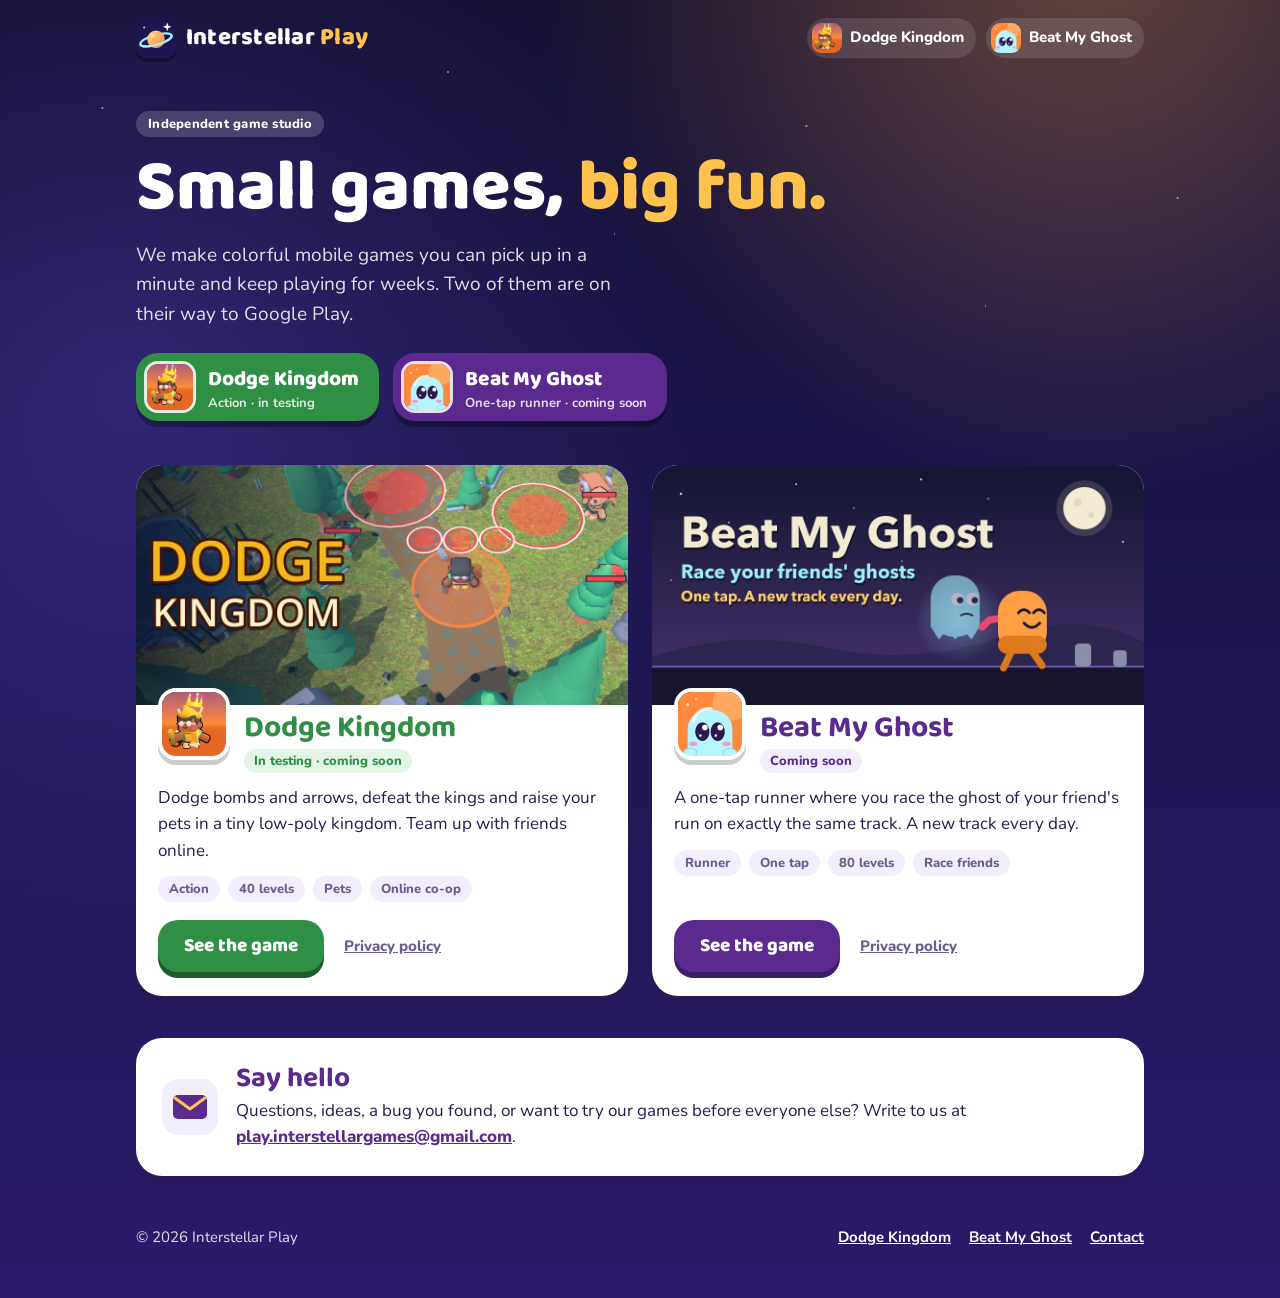
<file: index.html>
<!doctype html>
<html lang="en">
<head>
<meta charset="utf-8">
<meta name="viewport" content="width=device-width, initial-scale=1, viewport-fit=cover">
<title>Interstellar Play · Mobile games</title>
<meta name="description" content="Interstellar Play is an independent studio making colorful mobile games you can play in minutes: Dodge Kingdom and Beat My Ghost.">
<meta property="og:title" content="Interstellar Play">
<meta property="og:description" content="Colorful mobile games you can play in minutes: Dodge Kingdom and Beat My Ghost.">
<meta property="og:image" content="https://interstellarplay.github.io/og-studio.jpg">
<meta property="og:type" content="website">
<meta name="theme-color" content="#120f2e">
<link rel="icon" href="studio-icon.svg" type="image/svg+xml">
<link rel="preconnect" href="https://fonts.googleapis.com">
<link rel="preconnect" href="https://fonts.gstatic.com" crossorigin>
<link rel="stylesheet" href="https://fonts.googleapis.com/css2?family=Baloo+2:wght@600;800&family=Nunito:wght@600;700;800&display=swap">
<link rel="stylesheet" href="style.css?v=3">
<style>
/* The studio page: a night sky with stars; each game keeps its own colours on its card. */
html { background: #0d0b24; }
body.studio {
  background:
    radial-gradient(circle at 85% -5%, rgba(255, 170, 90, 0.35), transparent 32%),
    radial-gradient(circle at 10% 30%, rgba(120, 90, 255, 0.25), transparent 40%),
    linear-gradient(180deg, #120f2e 0%, #1d1650 45%, #2b1a6b 100%);
}
body.studio::before {
  content: ""; position: fixed; inset: 0; pointer-events: none; z-index: 0; opacity: 0.8;
  background-image:
    radial-gradient(1.5px 1.5px at 8% 12%, #fff, transparent), radial-gradient(1px 1px at 22% 40%, #fff, transparent),
    radial-gradient(1.5px 1.5px at 35% 8%, #fff, transparent), radial-gradient(1px 1px at 48% 26%, #fff, transparent),
    radial-gradient(1.5px 1.5px at 63% 14%, #fff, transparent), radial-gradient(1px 1px at 77% 34%, #fff, transparent),
    radial-gradient(1.5px 1.5px at 92% 22%, #fff, transparent), radial-gradient(1px 1px at 15% 70%, #fff, transparent),
    radial-gradient(1.5px 1.5px at 40% 62%, #fff, transparent), radial-gradient(1px 1px at 70% 80%, #fff, transparent),
    radial-gradient(1.5px 1.5px at 88% 66%, #fff, transparent), radial-gradient(1px 1px at 55% 92%, #fff, transparent);
}
body.studio .wrap { position: relative; z-index: 1; }
.brand .mark { width: 40px; height: 40px; flex: none; border-radius: 11px; box-shadow: 0 4px 0 rgba(0, 0, 0, 0.35); }
.brand .name { font-family: var(--display); font-size: 24px; font-weight: 800; color: var(--white); }
.brand .name span { color: var(--gold); }
.intro { padding-block: 34px 26px; max-width: 760px; }
.intro h1 { font-size: clamp(42px, 7vw, 72px); font-weight: 800; margin-top: 14px; }
.intro h1 em { font-style: normal; color: var(--gold); }
.intro .lede { font-size: 19px; color: var(--text-on-sky); margin-top: 14px; max-width: 46ch; }
.games { display: grid; grid-template-columns: repeat(2, minmax(0, 1fr)); gap: 24px; padding-block: 18px 34px; }
.game { overflow: hidden; display: flex; flex-direction: column; }
.game .banner { display: block; aspect-ratio: 1024 / 500; background: #0d0b24; }
.game .banner img { display: block; width: 100%; height: 100%; object-fit: cover; }
.game .body { padding: 18px 22px 24px; display: flex; flex-direction: column; gap: 12px; flex: 1; }
.game .head { display: flex; align-items: center; gap: 14px; margin-top: -48px; }
.game .icon { width: 72px; height: 72px; border-radius: 18px; border: 4px solid var(--white); box-shadow: 0 5px 0 rgba(0, 0, 0, 0.2); flex: none; background: var(--white); }
.game h2 { font-size: 30px; color: var(--accent); margin-top: 38px; }
.game .status { display: inline-block; font-size: 13px; font-weight: 800; padding: 2px 10px; border-radius: 999px; background: var(--accent-soft); color: var(--accent); margin-top: 4px; }
.game p { color: var(--ink); }
.game .tags { display: flex; flex-wrap: wrap; gap: 8px; list-style: none; margin: 0; padding: 0; }
.game .tags li { font-size: 13px; font-weight: 800; padding: 3px 11px; border-radius: 999px; background: var(--card-soft); color: var(--ink-soft); }
.game .actions { display: flex; flex-wrap: wrap; align-items: center; gap: 12px 20px; margin-top: auto; padding-top: 6px; }
.game .actions .btn { min-height: 52px; font-size: 19px; background: var(--accent); color: #fff; box-shadow: 0 6px 0 var(--accent-lip); }
.game .actions .btn:active { box-shadow: 0 1px 0 var(--accent-lip); }
.game .actions a.link { color: var(--ink-soft); font-weight: 800; font-size: 15px; }
.game.dk { --accent: #2f8f45; --accent-lip: #1e5c2c; --accent-soft: #e3f5e7; }
.game.bmg { --accent: #5b2a8f; --accent-lip: #3a1d6b; --accent-soft: #f3eefc; }
.contact { padding: 26px; margin-block: 8px 10px; display: grid; grid-template-columns: auto minmax(0, 1fr); gap: 18px; align-items: center; }
.contact svg { width: 56px; height: 56px; }
.contact h2 { font-size: 28px; color: var(--sky-2); }
.contact p { color: var(--ink); margin-top: 4px; }
.contact a { color: var(--sky-2); font-weight: 800; }
.top .gamenav { display: flex; gap: 10px; }
.top .gamenav a { display: inline-flex; align-items: center; gap: 8px; padding: 5px 12px 5px 5px; border-radius: 999px; background: rgba(255, 255, 255, 0.12); color: var(--white); font-weight: 800; font-size: 15px; text-decoration: none; }
.top .gamenav a:hover { background: rgba(255, 255, 255, 0.22); }
.top .gamenav img { width: 30px; height: 30px; border-radius: 9px; }
.picks { display: flex; flex-wrap: wrap; gap: 14px; margin-top: 24px; }
.pick { display: inline-flex; align-items: center; gap: 12px; padding: 8px 20px 8px 8px; border-radius: 22px; text-decoration: none; font-family: var(--display); font-weight: 800; font-size: 21px; color: #fff; box-shadow: 0 6px 0 rgba(0, 0, 0, 0.3); transition: transform 0.08s ease, box-shadow 0.08s ease; }
.pick:active { transform: translateY(5px); box-shadow: 0 1px 0 rgba(0, 0, 0, 0.3); }
.pick img { width: 52px; height: 52px; border-radius: 14px; border: 3px solid rgba(255, 255, 255, 0.85); }
.pick small { display: block; font-family: var(--body); font-size: 13px; font-weight: 700; opacity: 0.85; line-height: 1.2; }
.pick.dk { background: #2f8f45; }
.pick.bmg { background: #5b2a8f; }
.game h2 a { color: inherit; text-decoration: none; }
.game h2 a:hover { text-decoration: underline; }
@media (max-width: 860px) {
  .games { grid-template-columns: 1fr; }
}
@media (max-width: 560px) {
  .intro { padding-top: 14px; }
  .top { flex-wrap: wrap; }
  .top nav.gamenav { display: flex; width: 100%; }
  .top .gamenav a { flex: 1; justify-content: center; font-size: 14px; }
  .pick { flex: 1 1 100%; }
  .contact { grid-template-columns: 1fr; }
  .game .actions .btn { width: auto; flex: 1; }
}
</style>
</head>
<body class="studio">
<div class="wrap">
  <header class="top">
    <a class="brand" href="./" aria-label="Interstellar Play home">
      <img class="mark" src="studio-icon.svg" alt="" width="40" height="40">
      <b class="name">Interstellar <span>Play</span></b>
    </a>
    <nav class="gamenav" aria-label="Our games"><a href="dodge-kingdom/"><img src="img/dodge-kingdom/icon.png" alt="" width="30" height="30">Dodge Kingdom</a><a href="beat-my-ghost/"><img src="img/beat-my-ghost/icon.png" alt="" width="30" height="30">Beat My Ghost</a></nav>
  </header>

  <section class="intro">
    <span class="chip">Independent game studio</span>
    <h1>Small games, <em>big fun.</em></h1>
    <p class="lede">We make colorful mobile games you can pick up in a minute and keep playing for weeks. Two of them are on their way to Google Play.</p>
    <div class="picks">
      <a class="pick dk" href="dodge-kingdom/"><img src="img/dodge-kingdom/icon.png" alt="" width="52" height="52"><span>Dodge Kingdom<small>Action · in testing</small></span></a>
      <a class="pick bmg" href="beat-my-ghost/"><img src="img/beat-my-ghost/icon.png" alt="" width="52" height="52"><span>Beat My Ghost<small>One-tap runner · coming soon</small></span></a>
    </div>
  </section>

  <section class="games" id="games" aria-label="Our games">
    <article class="card game dk">
      <a class="banner" href="dodge-kingdom/" tabindex="-1" aria-hidden="true"><img src="img/dodge-kingdom/feature.jpg" alt="" width="1024" height="500"></a>
      <div class="body">
        <div class="head">
          <img class="icon" src="img/dodge-kingdom/icon.png" alt="Dodge Kingdom icon" width="72" height="72">
          <div><h2><a href="dodge-kingdom/">Dodge Kingdom</a></h2><span class="status">In testing · coming soon</span></div>
        </div>
        <p>Dodge bombs and arrows, defeat the kings and raise your pets in a tiny low-poly kingdom. Team up with friends online.</p>
        <ul class="tags"><li>Action</li><li>40 levels</li><li>Pets</li><li>Online co-op</li></ul>
        <div class="actions"><a class="btn" href="dodge-kingdom/">See the game</a><a class="link" href="dodge-kingdom/privacy.html">Privacy policy</a></div>
      </div>
    </article>

    <article class="card game bmg">
      <a class="banner" href="beat-my-ghost/" tabindex="-1" aria-hidden="true"><img src="img/beat-my-ghost/feature.jpg" alt="" width="1024" height="500"></a>
      <div class="body">
        <div class="head">
          <img class="icon" src="img/beat-my-ghost/icon.png" alt="Beat My Ghost icon" width="72" height="72">
          <div><h2><a href="beat-my-ghost/">Beat My Ghost</a></h2><span class="status">Coming soon</span></div>
        </div>
        <p>A one-tap runner where you race the ghost of your friend's run on exactly the same track. A new track every day.</p>
        <ul class="tags"><li>Runner</li><li>One tap</li><li>80 levels</li><li>Race friends</li></ul>
        <div class="actions"><a class="btn" href="beat-my-ghost/">See the game</a><a class="link" href="privacy.html">Privacy policy</a></div>
      </div>
    </article>
  </section>

  <section class="card contact" id="contact">
    <svg viewBox="0 0 56 56" aria-hidden="true"><rect width="56" height="56" rx="16" fill="#f3eefc"/><rect x="11" y="16" width="34" height="24" rx="5" fill="#5b2a8f"/><path d="M13 19l15 11 15-11" stroke="#ffc24d" stroke-width="3" fill="none" stroke-linecap="round" stroke-linejoin="round"/></svg>
    <div>
      <h2>Say hello</h2>
      <p>Questions, ideas, a bug you found, or want to try our games before everyone else? Write to us at <a href="mailto:play.interstellargames@gmail.com">play.interstellargames@gmail.com</a>.</p>
    </div>
  </section>

  <footer>
    <div class="row">
      <span>© 2026 Interstellar Play</span>
      <nav aria-label="Footer"><a href="dodge-kingdom/">Dodge Kingdom</a><a href="beat-my-ghost/">Beat My Ghost</a><a href="mailto:play.interstellargames@gmail.com">Contact</a></nav>
    </div>
  </footer>
</div>
</body>
</html>
</file>
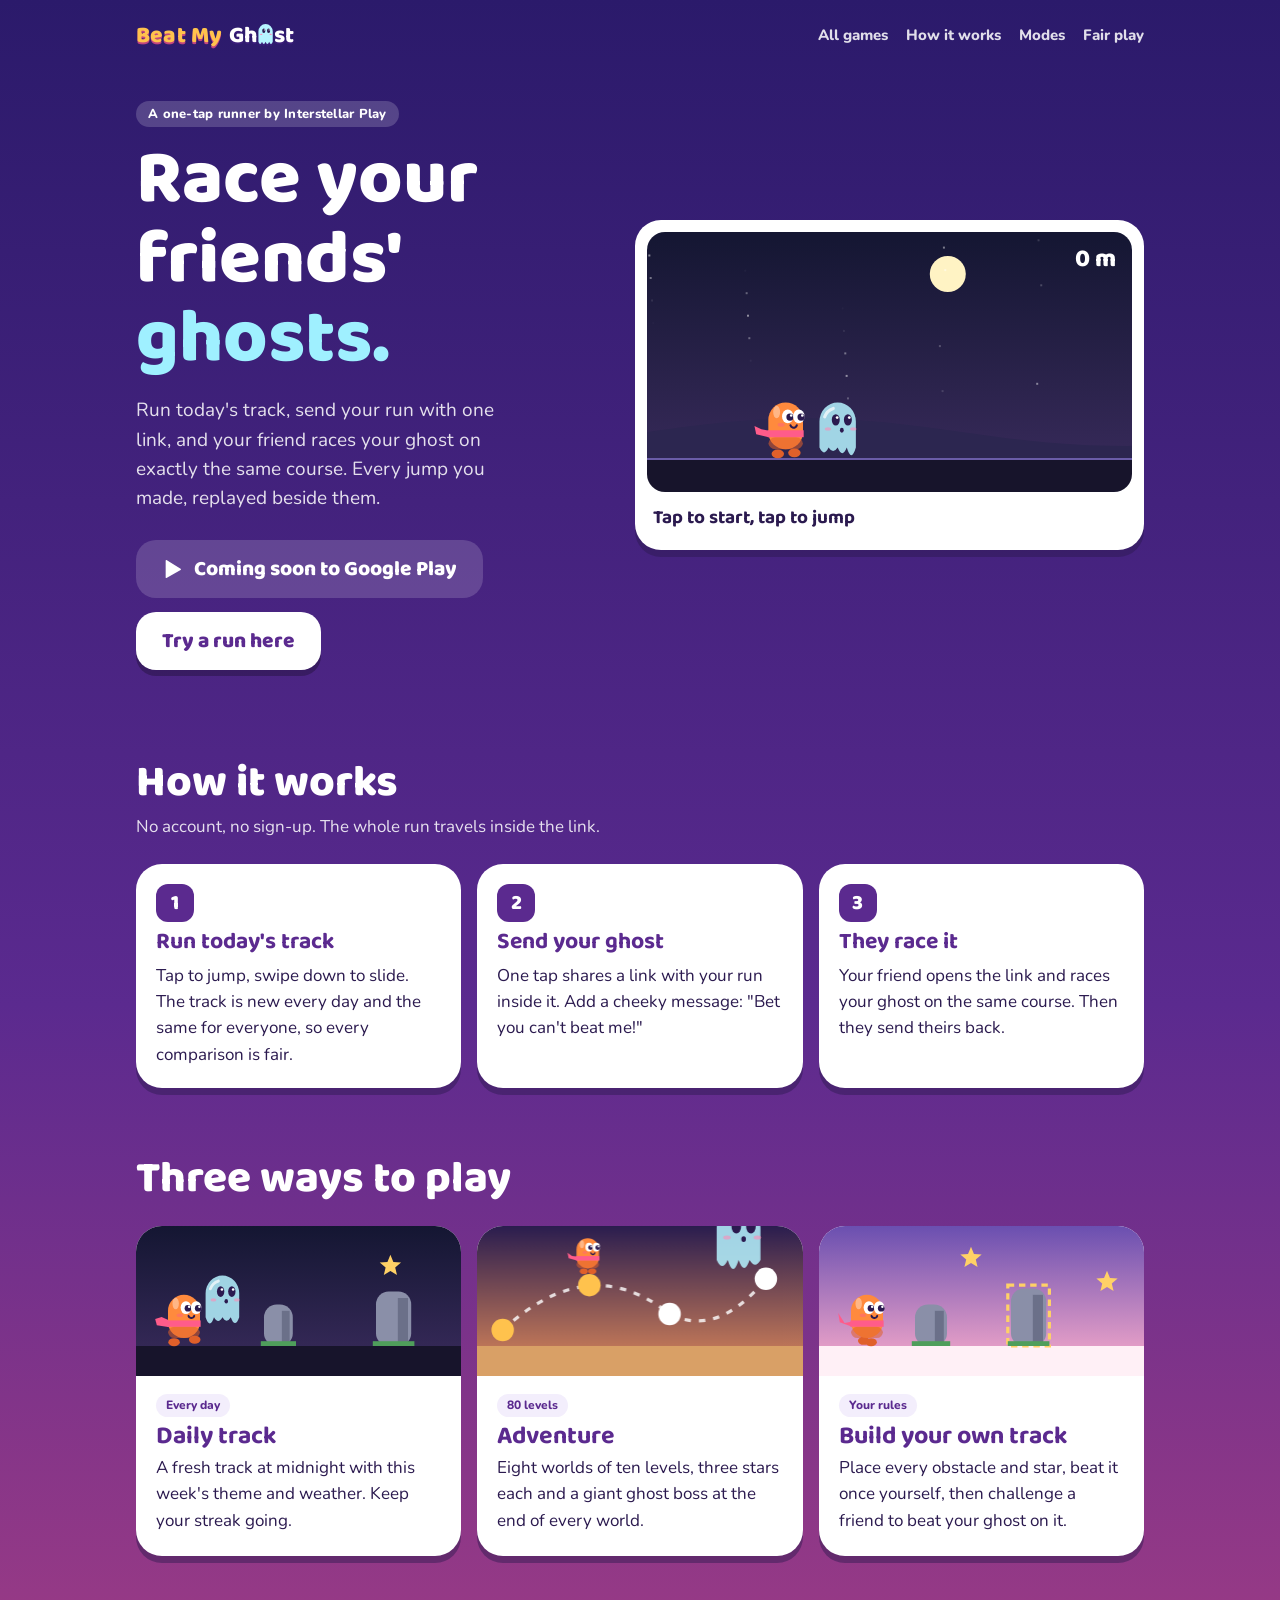
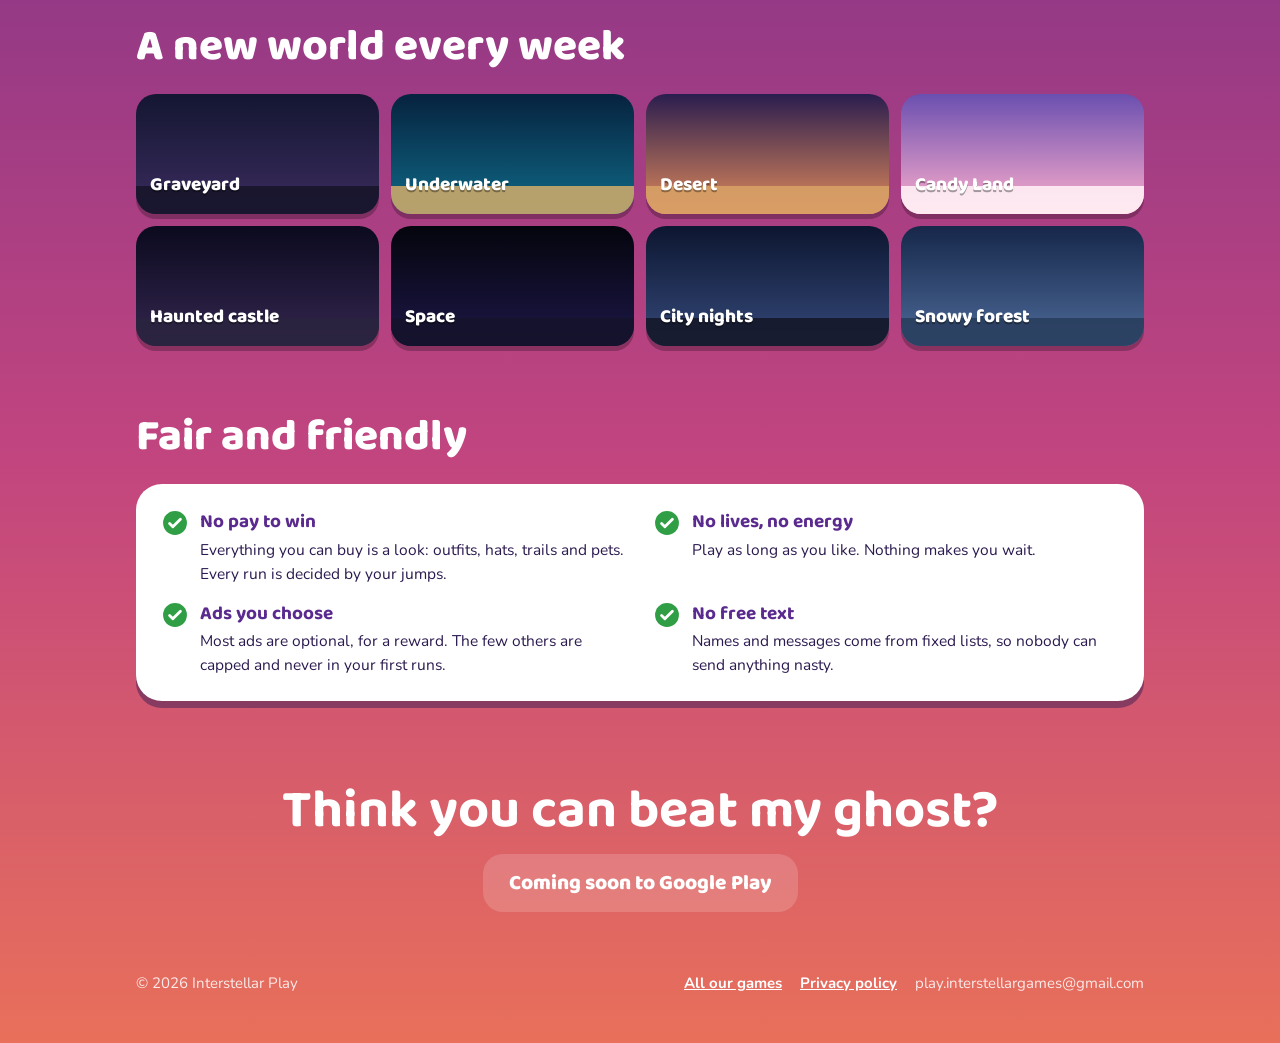
<file: beat-my-ghost/index.html>
<!doctype html>
<html lang="en">
<head>
<meta charset="utf-8">
<meta name="viewport" content="width=device-width, initial-scale=1, viewport-fit=cover">
<title>Beat My Ghost · Interstellar Play</title>
<meta name="description" content="A one-tap runner where you race the ghost of your friend's run on the same track. A new track every day, 80 Adventure levels and tracks you build yourself.">
<meta property="og:title" content="Beat My Ghost">
<meta property="og:description" content="Race your friends' ghosts. A new one-tap track every day.">
<meta property="og:image" content="https://interstellarplay.github.io/og.png">
<meta property="og:type" content="website">
<meta name="theme-color" content="#2b1a6b">
<link rel="icon" href="../favicon.svg" type="image/svg+xml">
<link rel="preconnect" href="https://fonts.googleapis.com">
<link rel="preconnect" href="https://fonts.gstatic.com" crossorigin>
<link rel="stylesheet" href="https://fonts.googleapis.com/css2?family=Baloo+2:wght@600;800&family=Nunito:wght@600;700;800&display=swap">
<link rel="stylesheet" href="../style.css?v=3">
<style>
.hero { display: grid; grid-template-columns: minmax(0, 1fr) minmax(0, 1.1fr); gap: 36px; align-items: center; padding-block: 28px 56px; }
.hero h1 { font-size: clamp(44px, 7vw, 76px); font-weight: 800; }
.hero h1 em { font-style: normal; color: var(--ghost); }
.hero .lede { font-size: 19px; color: var(--text-on-sky); margin-top: 16px; max-width: 34ch; }
.cta { display: flex; flex-wrap: wrap; gap: 14px; margin-top: 26px; }
.play { padding: 12px; }
.play canvas { display: block; width: 100%; height: 260px; border-radius: 18px; cursor: pointer; touch-action: manipulation; }
.play .bar { display: flex; justify-content: space-between; align-items: center; gap: 10px; padding: 12px 6px 4px; }
.play .bar b { font-family: var(--display); font-size: 19px; color: var(--ink); }
.play .bar span { font-size: 14px; font-weight: 800; color: var(--ink-soft); }
.section { padding-block: 34px; }
.section > h2 { font-size: clamp(32px, 5vw, 44px); font-weight: 800; }
.section > p.sub { color: var(--text-on-sky); margin-top: 8px; max-width: 52ch; }
.steps { display: grid; grid-template-columns: repeat(3, minmax(0, 1fr)); gap: 16px; margin-top: 24px; }
.step { padding: 20px; display: flex; flex-direction: column; gap: 8px; }
.step .n { width: 38px; height: 38px; border-radius: 12px; background: var(--sky-2); color: #fff; font-family: var(--display); font-weight: 800; font-size: 21px; display: grid; place-items: center; }
.step h3 { font-size: 23px; color: var(--sky-2); }
.step p { color: var(--ink); }
.modes { display: grid; grid-template-columns: repeat(3, minmax(0, 1fr)); gap: 16px; margin-top: 24px; }
.mode { overflow: hidden; display: flex; flex-direction: column; }
.mode .art { height: 150px; position: relative; }
.mode .body { padding: 18px 20px 22px; display: flex; flex-direction: column; gap: 6px; }
.mode h3 { font-size: 25px; color: var(--sky-2); }
.mode p { color: var(--ink); }
.mode .tag { align-self: flex-start; font-size: 12px; font-weight: 800; padding: 2px 10px; border-radius: 999px; background: var(--card-soft); color: var(--sky-2); }
.worlds { display: grid; grid-template-columns: repeat(4, minmax(0, 1fr)); gap: 12px; margin-top: 24px; }
.world { border-radius: 20px; height: 120px; padding: 14px; display: flex; align-items: flex-end; font-family: var(--display); font-weight: 800; font-size: 19px; color: #fff; text-shadow: 0 2px 0 rgba(0,0,0,0.35); box-shadow: 0 5px 0 rgba(0,0,0,0.25); position: relative; overflow: hidden; }
.world::after { content: ""; position: absolute; left: 0; right: 0; bottom: 0; height: 28px; background: var(--g); opacity: 0.9; z-index: 0; }
.world span { position: relative; z-index: 1; }
.fair { padding: 24px 26px; display: grid; grid-template-columns: repeat(2, minmax(0, 1fr)); gap: 14px 28px; margin-top: 24px; }
.fair div { display: flex; gap: 12px; align-items: flex-start; }
.fair svg { width: 26px; height: 26px; flex: none; margin-top: 2px; }
.fair b { display: block; font-family: var(--display); font-size: 19px; color: var(--sky-2); }
.fair p { color: var(--ink); font-size: 15.5px; }
.final { text-align: center; padding-block: 48px 20px; display: flex; flex-direction: column; align-items: center; gap: 14px; }
.final h2 { font-size: clamp(34px, 6vw, 54px); }
@media (max-width: 860px) {
  .hero { grid-template-columns: 1fr; gap: 24px; padding-top: 8px; }
  .steps, .modes { grid-template-columns: 1fr; }
  .worlds { grid-template-columns: repeat(2, minmax(0, 1fr)); }
  .fair { grid-template-columns: 1fr; }
}
</style>
</head>
<body>
<div class="wrap">
  <header class="top">
    <a class="brand" href="./" aria-label="Beat My Ghost home">
      <b class="wordmark"><span class="beat">Beat My</span> Gh<svg class="boo-o" viewBox="-11 -33 22 31" aria-hidden="true"><path fill="#b6f4ff" d="M-10.5 -6 L-10.5 -21 A10.5 11 0 0 1 10.5 -21 L10.5 -6 Q7.9 0.4 5.25 -6 Q2.6 0.4 0 -6 Q-2.6 0.4 -5.25 -6 Q-7.9 0.4 -10.5 -6 Z"/><ellipse cx="-2.6" cy="-22" rx="2.3" ry="3.3" fill="#2b1a4f"/><ellipse cx="4.4" cy="-22" rx="2.3" ry="3.3" fill="#2b1a4f"/><circle cx="-1.8" cy="-23.3" r="0.8" fill="#fff"/><circle cx="5.2" cy="-23.3" r="0.8" fill="#fff"/><ellipse cx="-6.4" cy="-16.8" rx="1.8" ry="1" fill="#ff8ab5"/><ellipse cx="7.4" cy="-16.8" rx="1.8" ry="1" fill="#ff8ab5"/></svg>st</b>
    </a>
    <nav aria-label="Sections"><a href="../">All games</a><a href="#how">How it works</a><a href="#modes">Modes</a><a href="#fair">Fair play</a></nav>
  </header>

  <section class="hero">
    <div>
      <span class="chip">A one-tap runner by Interstellar Play</span>
      <h1 style="margin-top:14px">Race your friends' <em>ghosts.</em></h1>
      <p class="lede">Run today's track, send your run with one link, and your friend races your ghost on exactly the same course. Every jump you made, replayed beside them.</p>
      <div class="cta">
        <span class="btn soon" aria-disabled="true">
          <svg viewBox="0 0 24 24" aria-hidden="true"><path fill="#fff" d="M4 2.8v18.4c0 .5.5.8.9.6l15.4-8.7c.5-.3.5-1 0-1.3L4.9 2.2C4.5 2 4 2.3 4 2.8z"/></svg>
          Coming soon to Google Play
        </span>
        <a class="btn white" href="#try">Try a run here</a>
      </div>
    </div>
    <div class="card play" id="try">
      <canvas id="game" tabindex="0" aria-label="Mini run: tap or press space to jump"></canvas>
      <div class="bar"><b id="status">Tap to start, tap to jump</b><span id="best"></span></div>
    </div>
  </section>

  <section class="section" id="how">
    <h2>How it works</h2>
    <p class="sub">No account, no sign-up. The whole run travels inside the link.</p>
    <div class="steps">
      <div class="card step"><span class="n">1</span><h3>Run today's track</h3><p>Tap to jump, swipe down to slide. The track is new every day and the same for everyone, so every comparison is fair.</p></div>
      <div class="card step"><span class="n">2</span><h3>Send your ghost</h3><p>One tap shares a link with your run inside it. Add a cheeky message: "Bet you can't beat me!"</p></div>
      <div class="card step"><span class="n">3</span><h3>They race it</h3><p>Your friend opens the link and races your ghost on the same course. Then they send theirs back.</p></div>
    </div>
  </section>

  <section class="section" id="modes">
    <h2>Three ways to play</h2>
    <div class="modes">
      <div class="card mode"><canvas class="art" data-art="daily" aria-hidden="true"></canvas><div class="body"><span class="tag">Every day</span><h3>Daily track</h3><p>A fresh track at midnight with this week's theme and weather. Keep your streak going.</p></div></div>
      <div class="card mode"><canvas class="art" data-art="adventure" aria-hidden="true"></canvas><div class="body"><span class="tag">80 levels</span><h3>Adventure</h3><p>Eight worlds of ten levels, three stars each and a giant ghost boss at the end of every world.</p></div></div>
      <div class="card mode"><canvas class="art" data-art="build" aria-hidden="true"></canvas><div class="body"><span class="tag">Your rules</span><h3>Build your own track</h3><p>Place every obstacle and star, beat it once yourself, then challenge a friend to beat your ghost on it.</p></div></div>
    </div>
  </section>

  <section class="section">
    <h2>A new world every week</h2>
    <div class="worlds">
      <div class="world" style="background:linear-gradient(#141632,#3b2c5e);--g:#17142b"><span>Graveyard</span></div>
      <div class="world" style="background:linear-gradient(#06223f,#0f6a86);--g:#c9a86a"><span>Underwater</span></div>
      <div class="world" style="background:linear-gradient(#2a1d4f,#e08a5a);--g:#d9a066"><span>Desert</span></div>
      <div class="world" style="background:linear-gradient(#6a4fb0,#ffafcc);--g:#fff0f6"><span>Candy Land</span></div>
      <div class="world" style="background:linear-gradient(#0b0a1e,#34264f);--g:#2b2440"><span>Haunted castle</span></div>
      <div class="world" style="background:linear-gradient(#04050d,#1c1747);--g:#15122b"><span>Space</span></div>
      <div class="world" style="background:linear-gradient(#0d1630,#34497a);--g:#14182a"><span>City nights</span></div>
      <div class="world" style="background:linear-gradient(#16274a,#4d6b99);--g:#2a3f5f"><span>Snowy forest</span></div>
    </div>
  </section>

  <section class="section" id="fair">
    <h2>Fair and friendly</h2>
    <div class="card fair">
      <div><svg viewBox="0 0 24 24" aria-hidden="true"><circle cx="12" cy="12" r="11" fill="#2f9e44"/><path d="M7 12.5l3 3 7-7" stroke="#fff" stroke-width="2.6" fill="none" stroke-linecap="round" stroke-linejoin="round"/></svg><p><b>No pay to win</b>Everything you can buy is a look: outfits, hats, trails and pets. Every run is decided by your jumps.</p></div>
      <div><svg viewBox="0 0 24 24" aria-hidden="true"><circle cx="12" cy="12" r="11" fill="#2f9e44"/><path d="M7 12.5l3 3 7-7" stroke="#fff" stroke-width="2.6" fill="none" stroke-linecap="round" stroke-linejoin="round"/></svg><p><b>No lives, no energy</b>Play as long as you like. Nothing makes you wait.</p></div>
      <div><svg viewBox="0 0 24 24" aria-hidden="true"><circle cx="12" cy="12" r="11" fill="#2f9e44"/><path d="M7 12.5l3 3 7-7" stroke="#fff" stroke-width="2.6" fill="none" stroke-linecap="round" stroke-linejoin="round"/></svg><p><b>Ads you choose</b>Most ads are optional, for a reward. The few others are capped and never in your first runs.</p></div>
      <div><svg viewBox="0 0 24 24" aria-hidden="true"><circle cx="12" cy="12" r="11" fill="#2f9e44"/><path d="M7 12.5l3 3 7-7" stroke="#fff" stroke-width="2.6" fill="none" stroke-linecap="round" stroke-linejoin="round"/></svg><p><b>No free text</b>Names and messages come from fixed lists, so nobody can send anything nasty.</p></div>
    </div>
  </section>

  <section class="final">
    <h2>Think you can beat my ghost?</h2>
    <span class="btn soon" aria-disabled="true">Coming soon to Google Play</span>
  </section>

  <footer>
    <div class="row">
      <span>© 2026 Interstellar Play</span>
      <nav aria-label="Footer"><a href="../">All our games</a><a href="../privacy.html">Privacy policy</a><span>play.interstellargames@gmail.com</span></nav>
    </div>
  </footer>
</div>
<script src="../art.js?v=3"></script>
<script>
(function () {
  var status = document.getElementById("status"), bestEl = document.getElementById("best");
  var game = Art.miniGame(document.getElementById("game"), {
    ghostEnd: 150,
    onState: function (s, m, best) {
      if (s === "playing") status.textContent = "Beat Max's ghost: 150 m";
      else if (s === "beat") status.textContent = "You beat Max's ghost!";
      else if (s === "over") {
        status.textContent = m > 150 ? "You beat Max with " + m + " m! Tap to go again" : "Crashed at " + m + " m. Tap to retry";
        bestEl.textContent = "Best " + best + " m";
      }
    }
  });
  if (game.best() > 0) bestEl.textContent = "Best " + game.best() + " m";

  // Little scenes on the mode cards.
  var arts = document.querySelectorAll("canvas[data-art]");
  function paint() {
    arts.forEach(function (cv) {
      var r = cv.getBoundingClientRect(), dpr = Math.min(devicePixelRatio || 1, 2);
      cv.width = r.width * dpr; cv.height = r.height * dpr;
      var c = cv.getContext("2d");
      c.setTransform(dpr, 0, 0, dpr, 0, 0);
      var W = r.width, H = r.height, gy = H - 30, kind = cv.dataset.art;
      var top = { daily: ["#141632", "#3b2c5e"], adventure: ["#2a1d4f", "#e08a5a"], build: ["#6a4fb0", "#ffafcc"] }[kind];
      var gr = c.createLinearGradient(0, 0, 0, H);
      gr.addColorStop(0, top[0]); gr.addColorStop(1, top[1]);
      c.fillStyle = gr; c.fillRect(0, 0, W, H);
      c.fillStyle = kind === "adventure" ? "#d9a066" : kind === "build" ? "#fff0f6" : "#17142b";
      c.fillRect(0, gy, W, H - gy);
      c.save(); c.translate(0, gy); c.scale(1.6, 1.6);
      if (kind === "daily") {
        Art.stone(c, 80, 0, 18, 26); Art.stone(c, 150, 0, 22, 34);
        Art.star(c, 159, -50, 7);
        Art.ghost(c, 44, -12, 1, 1); Art.runner(c, 20, 0, 1, 0.3);
      } else if (kind === "adventure") {
        c.strokeStyle = "rgba(255,255,255,0.8)"; c.lineWidth = 2; c.setLineDash([4, 5]);
        c.beginPath(); c.moveTo(16, -10); c.quadraticCurveTo(70, -60, 120, -20); c.quadraticCurveTo(150, -5, 180, -42); c.stroke();
        c.setLineDash([]);
        [[16, -10], [70, -38], [120, -20], [180, -42]].forEach(function (p, i) {
          c.fillStyle = i < 2 ? "#ffc24d" : "#fff"; c.beginPath(); c.arc(p[0], p[1], 7, 0, 7); c.fill();
        });
        Art.ghost(c, 150, -46, 1.3, 2);
        Art.runner(c, 62, -45, 0.7, 0);
      } else {
        c.strokeStyle = "#ffd166"; c.lineWidth = 2; c.setLineDash([4, 3]);
        c.strokeRect(118, -38, 26, 38); c.setLineDash([]);
        Art.stone(c, 60, 0, 20, 26); Art.stone(c, 120, 0, 22, 36);
        Art.star(c, 95, -55, 7); Art.star(c, 180, -40, 7);
        Art.runner(c, 20, 0, 1, 0.5);
      }
      c.restore();
    });
  }
  paint();
  addEventListener("resize", paint);
})();
</script>
</body>
</html>
</file>
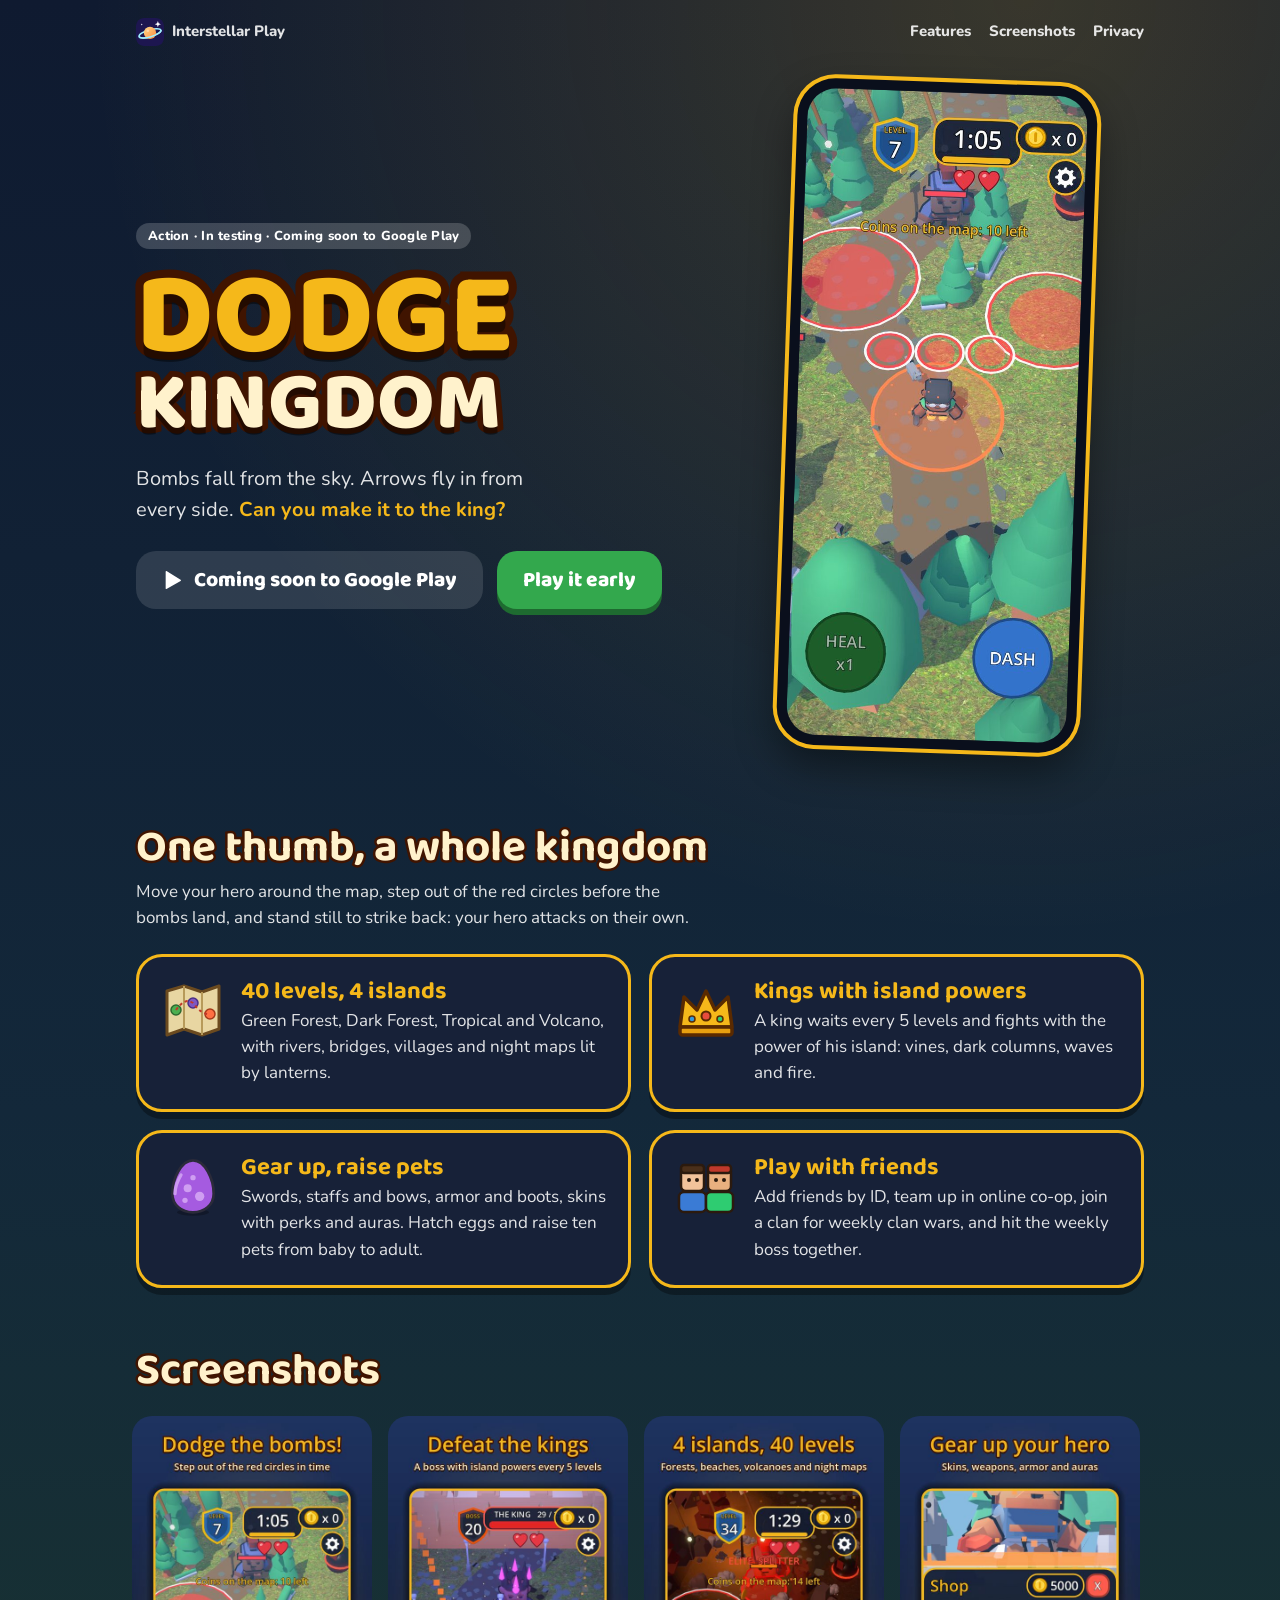
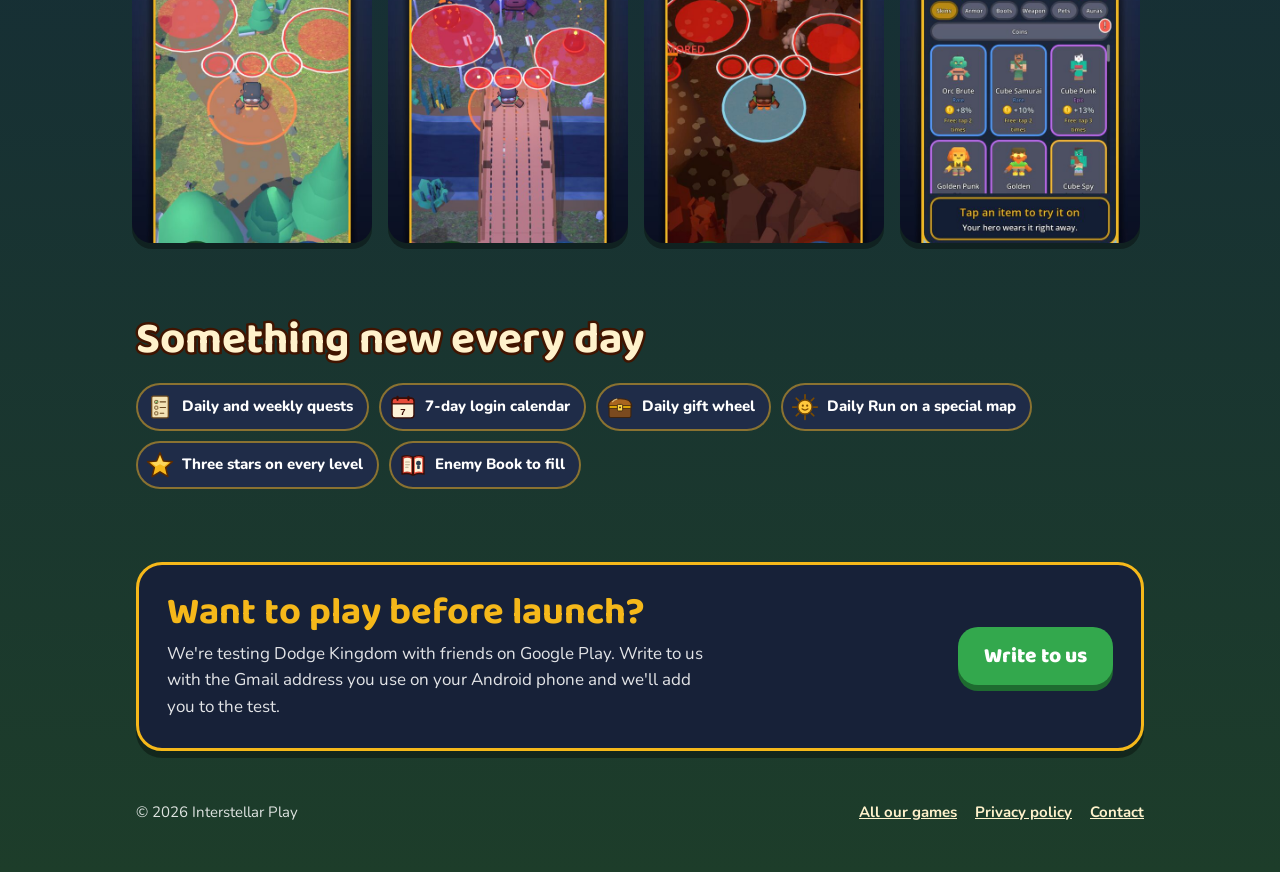
<file: dodge-kingdom/index.html>
<!doctype html>
<html lang="en">
<head>
<meta charset="utf-8">
<meta name="viewport" content="width=device-width, initial-scale=1, viewport-fit=cover">
<title>Dodge Kingdom · Interstellar Play</title>
<meta name="description" content="Dodge bombs and arrows, defeat the kings and raise your pets in a tiny low-poly kingdom. 40 levels on 4 islands, online co-op, clans and a weekly boss.">
<meta property="og:title" content="Dodge Kingdom">
<meta property="og:description" content="Bombs fall from the sky. Arrows fly in from every side. Can you make it to the king?">
<meta property="og:image" content="https://interstellarplay.github.io/img/dodge-kingdom/feature.jpg">
<meta property="og:type" content="website">
<meta name="theme-color" content="#0f1a30">
<link rel="icon" href="../img/dodge-kingdom/icon.png" type="image/png">
<link rel="preconnect" href="https://fonts.googleapis.com">
<link rel="preconnect" href="https://fonts.gstatic.com" crossorigin>
<link rel="stylesheet" href="https://fonts.googleapis.com/css2?family=Baloo+2:wght@600;800&family=Nunito:wght@600;700;800&display=swap">
<link rel="stylesheet" href="../style.css?v=3">
<style>
/* Dodge Kingdom: the game's own look. Night-blue panels with a gold rim, the green PLAY button,
   DODGE in gold over KINGDOM in cream with a dark brown outline, like the splash screen. */
:root {
  --dk-night: #0f1a30;
  --dk-card: #172138;
  --dk-card-2: #1f2c48;
  --dk-gold: #f5b81a;
  --dk-cream: #fff2cc;
  --dk-brown: #401400;
  --dk-green: #33a84d;
  --dk-green-lip: #1e6b30;
  --dk-text: rgba(255, 255, 255, 0.88);
}
html { background: var(--dk-night); }
body.dk {
  color: var(--white);
  background:
    radial-gradient(circle at 80% 0%, rgba(245, 184, 26, 0.18), transparent 35%),
    linear-gradient(180deg, #0f1a30 0%, #13283a 45%, #1d3d2a 100%);
}
.dk .top nav a { color: var(--dk-text); }
.back { display: inline-flex; align-items: center; gap: 8px; color: var(--dk-text); text-decoration: none; font-weight: 800; font-size: 15px; }
.back img { width: 28px; height: 28px; border-radius: 8px; }
.wordmark-dk { font-family: var(--display); font-weight: 800; line-height: 0.88; letter-spacing: 0.01em; margin: 0; }
.wordmark-dk span { display: block; paint-order: stroke fill; -webkit-text-stroke: 0.14em var(--dk-brown); text-shadow: 0 0.09em 0 rgba(0, 0, 0, 0.45); }
.wordmark-dk .w1 { color: var(--dk-gold); font-size: clamp(64px, 11vw, 116px); }
.wordmark-dk .w2 { color: var(--dk-cream); font-size: clamp(46px, 7.8vw, 82px); }
.hero { display: grid; grid-template-columns: minmax(0, 1.15fr) minmax(0, 0.85fr); gap: 34px; align-items: center; padding-block: 18px 46px; }
.hero .lede { font-size: 20px; color: var(--dk-text); margin-top: 22px; max-width: 34ch; }
.hero .lede b { color: var(--dk-gold); }
.cta { display: flex; flex-wrap: wrap; gap: 14px; margin-top: 26px; }
.dk .btn { background: var(--dk-green); color: #fff; box-shadow: 0 6px 0 var(--dk-green-lip); }
.dk .btn:active { box-shadow: 0 1px 0 var(--dk-green-lip); }
.dk .btn.soon { background: rgba(255, 255, 255, 0.12); box-shadow: none; }
.phone { justify-self: center; width: min(300px, 78vw); aspect-ratio: 9 / 20; border-radius: 38px; padding: 10px; background: #0a0f1c; box-shadow: 0 0 0 4px var(--dk-gold), 0 18px 40px rgba(0, 0, 0, 0.45); transform: rotate(2deg); }
.phone img { display: block; width: 100%; height: 100%; object-fit: cover; border-radius: 29px; }
.panel { background: var(--dk-card); border: 3px solid var(--dk-gold); border-radius: 26px; box-shadow: 0 7px 0 rgba(0, 0, 0, 0.35); }
.section { padding-block: 30px; }
.section > h2 { font-size: clamp(32px, 5vw, 44px); color: var(--dk-cream); paint-order: stroke fill; -webkit-text-stroke: 5px var(--dk-brown); }
.section > p.sub { color: var(--dk-text); margin-top: 8px; max-width: 56ch; }
.features { display: grid; grid-template-columns: repeat(2, minmax(0, 1fr)); gap: 18px; margin-top: 22px; }
.feature { padding: 22px; display: grid; grid-template-columns: 64px minmax(0, 1fr); gap: 16px; align-items: start; }
.feature img { width: 64px; height: 64px; }
.feature h3 { font-size: 24px; color: var(--dk-gold); }
.feature p { color: var(--dk-text); margin-top: 4px; }
.shots { display: flex; gap: 16px; overflow-x: auto; scroll-snap-type: x mandatory; padding: 22px 4px 14px; margin-inline: -4px; }
.shots img { flex: none; width: 240px; aspect-ratio: 9 / 16; height: auto; border-radius: 20px; scroll-snap-align: start; box-shadow: 0 6px 0 rgba(0, 0, 0, 0.35); background: var(--dk-card); }
.daily { display: flex; flex-wrap: wrap; gap: 10px; margin-top: 20px; list-style: none; padding: 0; }
.daily li { display: inline-flex; align-items: center; gap: 8px; padding: 8px 14px 8px 8px; border-radius: 999px; background: var(--dk-card-2); border: 2px solid rgba(245, 184, 26, 0.5); font-weight: 800; font-size: 15px; }
.daily img { width: 28px; height: 28px; }
.join { margin-block: 26px 10px; padding: 28px; display: grid; grid-template-columns: minmax(0, 1fr) auto; gap: 18px 28px; align-items: center; }
.join h2 { font-size: clamp(28px, 4.6vw, 38px); color: var(--dk-gold); }
.join p { color: var(--dk-text); margin-top: 8px; max-width: 54ch; }
.dk footer a { color: var(--dk-cream); }
@media (max-width: 860px) {
  .hero { grid-template-columns: 1fr; gap: 30px; padding-top: 4px; }
  .features { grid-template-columns: 1fr; }
  .join { grid-template-columns: 1fr; }
}
@media (max-width: 560px) {
  .feature { grid-template-columns: 48px minmax(0, 1fr); padding: 18px; }
  .feature img { width: 48px; height: 48px; }
  .shots img { width: 200px; }
}
</style>
</head>
<body class="dk">
<div class="wrap">
  <header class="top">
    <a class="back" href="../"><img src="../studio-icon.svg" alt="" width="28" height="28">Interstellar Play</a>
    <nav aria-label="Sections"><a href="#features">Features</a><a href="#screens">Screenshots</a><a href="privacy.html">Privacy</a></nav>
  </header>

  <section class="hero">
    <div>
      <span class="chip">Action · In testing · Coming soon to Google Play</span>
      <h1 class="wordmark-dk" style="margin-top:18px"><span class="w1">DODGE</span><span class="w2">KINGDOM</span></h1>
      <p class="lede">Bombs fall from the sky. Arrows fly in from every side. <b>Can you make it to the king?</b></p>
      <div class="cta">
        <span class="btn soon" aria-disabled="true">
          <svg viewBox="0 0 24 24" aria-hidden="true"><path fill="#fff" d="M4 2.8v18.4c0 .5.5.8.9.6l15.4-8.7c.5-.3.5-1 0-1.3L4.9 2.2C4.5 2 4 2.3 4 2.8z"/></svg>
          Coming soon to Google Play
        </span>
        <a class="btn" href="#join">Play it early</a>
      </div>
    </div>
    <div class="phone"><img src="../img/dodge-kingdom/hero.jpg" alt="Dodge Kingdom: the hero steps out of red bomb circles in a forest, with enemies around" width="540" height="1200"></div>
  </section>

  <section class="section" id="features">
    <h2>One thumb, a whole kingdom</h2>
    <p class="sub">Move your hero around the map, step out of the red circles before the bombs land, and stand still to strike back: your hero attacks on their own.</p>
    <div class="features">
      <div class="panel feature"><img src="../img/dodge-kingdom/ui/map.svg" alt=""><div><h3>40 levels, 4 islands</h3><p>Green Forest, Dark Forest, Tropical and Volcano, with rivers, bridges, villages and night maps lit by lanterns.</p></div></div>
      <div class="panel feature"><img src="../img/dodge-kingdom/ui/crown.svg" alt=""><div><h3>Kings with island powers</h3><p>A king waits every 5 levels and fights with the power of his island: vines, dark columns, waves and fire.</p></div></div>
      <div class="panel feature"><img src="../img/dodge-kingdom/ui/egg_3.svg" alt=""><div><h3>Gear up, raise pets</h3><p>Swords, staffs and bows, armor and boots, skins with perks and auras. Hatch eggs and raise ten pets from baby to adult.</p></div></div>
      <div class="panel feature"><img src="../img/dodge-kingdom/ui/mode_coop.svg" alt=""><div><h3>Play with friends</h3><p>Add friends by ID, team up in online co-op, join a clan for weekly clan wars, and hit the weekly boss together.</p></div></div>
    </div>
  </section>

  <section class="section" id="screens">
    <h2>Screenshots</h2>
    <div class="shots" tabindex="0" aria-label="Screenshots, scroll sideways">
      <img src="../img/dodge-kingdom/01_dodge.jpg" alt="Dodge the bombs: step out of the red circles in time" width="540" height="960" loading="lazy">
      <img src="../img/dodge-kingdom/02_kings.jpg" alt="Defeat the kings: a boss with island powers every 5 levels" width="540" height="960" loading="lazy">
      <img src="../img/dodge-kingdom/03_islands.jpg" alt="4 islands, 40 levels: forests, beaches, volcanoes and night maps" width="540" height="960" loading="lazy">
      <img src="../img/dodge-kingdom/04_gear.jpg" alt="Gear up your hero: skins, weapons, armor and auras" width="540" height="960" loading="lazy">
      <img src="../img/dodge-kingdom/05_pets.jpg" alt="Hatch your own pets and raise them from baby to adult" width="540" height="960" loading="lazy">
      <img src="../img/dodge-kingdom/06_daily.jpg" alt="Daily gifts and quests: something new every day" width="540" height="960" loading="lazy">
    </div>
  </section>

  <section class="section">
    <h2>Something new every day</h2>
    <ul class="daily">
      <li><img src="../img/dodge-kingdom/ui/quests.svg" alt="">Daily and weekly quests</li>
      <li><img src="../img/dodge-kingdom/ui/calendar.svg" alt="">7-day login calendar</li>
      <li><img src="../img/dodge-kingdom/ui/gift_chest.svg" alt="">Daily gift wheel</li>
      <li><img src="../img/dodge-kingdom/ui/mode_daily.svg" alt="">Daily Run on a special map</li>
      <li><img src="../img/dodge-kingdom/ui/star_full.svg" alt="">Three stars on every level</li>
      <li><img src="../img/dodge-kingdom/ui/book.svg" alt="">Enemy Book to fill</li>
    </ul>
  </section>

  <section class="panel join" id="join">
    <div>
      <h2>Want to play before launch?</h2>
      <p>We're testing Dodge Kingdom with friends on Google Play. Write to us with the Gmail address you use on your Android phone and we'll add you to the test.</p>
    </div>
    <a class="btn" href="mailto:play.interstellargames@gmail.com?subject=Dodge%20Kingdom%20tester">Write to us</a>
  </section>

  <footer>
    <div class="row">
      <span>© 2026 Interstellar Play</span>
      <nav aria-label="Footer"><a href="../">All our games</a><a href="privacy.html">Privacy policy</a><a href="mailto:play.interstellargames@gmail.com">Contact</a></nav>
    </div>
  </footer>
</div>
</body>
</html>
</file>
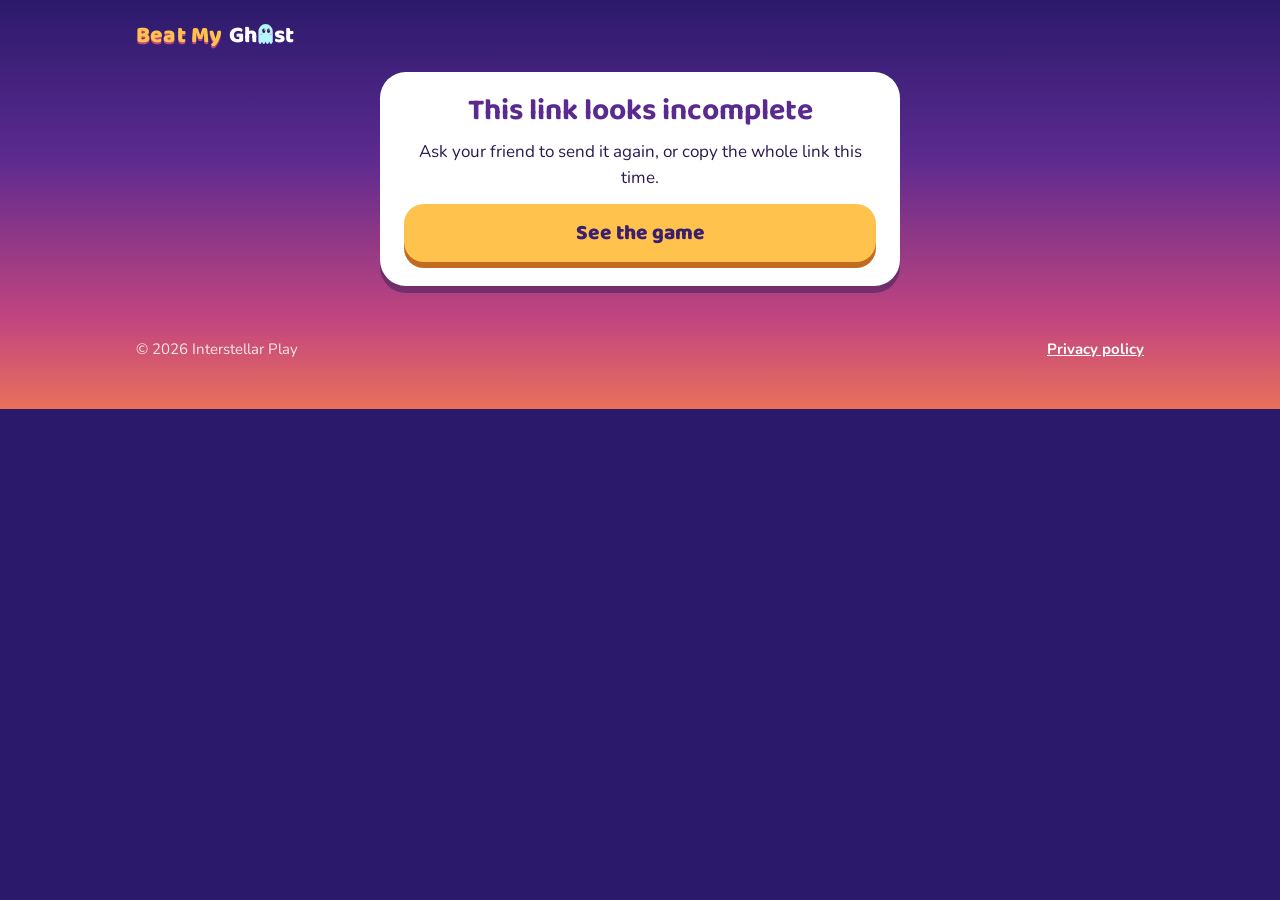
<file: r/index.html>
<!doctype html>
<html lang="en">
<head>
<meta charset="utf-8">
<meta name="viewport" content="width=device-width, initial-scale=1, viewport-fit=cover">
<title>A race is waiting · Beat My Ghost</title>
<meta name="description" content="Your friend challenged you to beat their ghost in Beat My Ghost.">
<meta property="og:title" content="Can you beat my ghost?">
<meta property="og:description" content="I ran this track in Beat My Ghost. Open the link to race my ghost.">
<meta property="og:image" content="https://interstellarplay.github.io/og.png">
<meta name="theme-color" content="#2b1a6b">
<link rel="icon" href="../favicon.svg" type="image/svg+xml">
<link rel="preconnect" href="https://fonts.googleapis.com">
<link rel="preconnect" href="https://fonts.gstatic.com" crossorigin>
<link rel="stylesheet" href="https://fonts.googleapis.com/css2?family=Baloo+2:wght@600;800&family=Nunito:wght@600;700;800&display=swap">
<link rel="stylesheet" href="../style.css?v=3">
<style>
.page { max-width: 520px; margin: 0 auto; display: flex; flex-direction: column; gap: 18px; padding-bottom: 12px; }
.race { overflow: hidden; }
.race canvas { display: block; width: 100%; height: 170px; }
.race .body { padding: 18px 20px 22px; display: flex; flex-direction: column; gap: 10px; }
.who { font-weight: 800; color: var(--ink-soft); font-size: 16px; }
.meters { font-family: var(--display); font-weight: 800; font-size: 64px; line-height: 0.95; color: var(--sky-2); }
.where { color: var(--ink); font-weight: 700; }
.bubble { align-self: flex-start; background: var(--card-soft); color: var(--sky-2); font-weight: 800; padding: 8px 14px; border-radius: 14px; }
.actions { display: flex; flex-direction: column; gap: 12px; margin-top: 6px; }
.actions .btn { width: 100%; }
.hint { font-size: 14px; color: var(--ink-soft); text-align: center; }
.warm { padding: 12px; }
.warm canvas { display: block; width: 100%; height: 200px; border-radius: 16px; cursor: pointer; touch-action: manipulation; }
.warm .bar { display: flex; justify-content: space-between; align-items: center; gap: 10px; padding: 10px 6px 2px; }
.warm b { font-family: var(--display); font-size: 18px; color: var(--ink); }
.warm span { font-size: 14px; font-weight: 800; color: var(--ink-soft); }
.bad { padding: 24px; text-align: center; color: var(--ink); display: flex; flex-direction: column; gap: 12px; }
.bad h1 { color: var(--sky-2); font-size: 30px; }
</style>
</head>
<body>
<div class="wrap">
  <header class="top">
    <a class="brand" href="../beat-my-ghost/" aria-label="Beat My Ghost home">
      <b class="wordmark"><span class="beat">Beat My</span> Gh<svg class="boo-o" viewBox="-11 -33 22 31" aria-hidden="true"><path fill="#b6f4ff" d="M-10.5 -6 L-10.5 -21 A10.5 11 0 0 1 10.5 -21 L10.5 -6 Q7.9 0.4 5.25 -6 Q2.6 0.4 0 -6 Q-2.6 0.4 -5.25 -6 Q-7.9 0.4 -10.5 -6 Z"/><ellipse cx="-2.6" cy="-22" rx="2.3" ry="3.3" fill="#2b1a4f"/><ellipse cx="4.4" cy="-22" rx="2.3" ry="3.3" fill="#2b1a4f"/><circle cx="-1.8" cy="-23.3" r="0.8" fill="#fff"/><circle cx="5.2" cy="-23.3" r="0.8" fill="#fff"/><ellipse cx="-6.4" cy="-16.8" rx="1.8" ry="1" fill="#ff8ab5"/><ellipse cx="7.4" cy="-16.8" rx="1.8" ry="1" fill="#ff8ab5"/></svg>st</b>
    </a>
  </header>
  <!-- With the app installed, Android App Links open this URL directly in the game.
       This page is the fallback: it shows the run and sends people to install. -->
  <main class="page">
    <div class="card race" id="run">
      <canvas id="scene" aria-hidden="true"></canvas>
      <div class="body">
        <span class="who" id="who">A friend challenged you</span>
        <span class="meters" id="meters">?</span>
        <span class="where" id="day"></span>
        <span class="bubble" id="taunt" hidden></span>
        <div class="actions">
          <a class="btn" id="open" href="#">Race their ghost in the game</a>
          <span class="btn soon" id="install" aria-disabled="true">Coming soon to Google Play</span>
        </div>
        <p class="hint">Got the game? The button opens this race in it.</p>
      </div>
    </div>
    <div class="card warm" id="warmup">
      <canvas id="game" tabindex="0" aria-label="Warm-up run: tap or press space to jump"></canvas>
      <div class="bar"><b id="status">Warm up: tap to start, tap to jump</b><span id="best"></span></div>
    </div>
    <div class="card bad" id="bad" hidden>
      <h1>This link looks incomplete</h1>
      <p>Ask your friend to send it again, or copy the whole link this time.</p>
      <a class="btn" href="../beat-my-ghost/">See the game</a>
    </div>
  </main>
  <footer><div class="row"><span>© 2026 Interstellar Play</span><nav aria-label="Footer"><a href="../privacy.html">Privacy policy</a></nav></div></footer>
</div>
<script src="../art.js?v=3"></script>
<script>
// Mirrors RunRecord.decode in src/sim/run_record.gd (only the header is needed here).
function decode(payload) {
  try {
    var s = payload.replace(/-/g, "+").replace(/_/g, "/");
    while (s.length % 4) s += "=";
    var bin = atob(s), buf = [];
    for (var i = 0; i < bin.length; i++) buf.push(bin.charCodeAt(i));
    var pos = 0;
    function varint() {
      var v = 0, shift = 0;
      while (true) {
        if (pos >= buf.length || shift > 49) throw new Error("eof");
        var b = buf[pos++];
        v += (b & 0x7f) * Math.pow(2, shift);
        if (b < 0x80) return v;
        shift += 7;
      }
    }
    var v = varint(), seed = varint(), death = varint() / 10;
    if (v >= 2) varint(); // revive point, not shown here
    var n = varint();
    for (var k = 0; k < n; k++) varint();
    var len = varint();
    var name = new TextDecoder().decode(new Uint8Array(buf.slice(pos, pos + len)));
    pos += len;
    if (v >= 3) { var lookLen = varint(); pos += lookLen; } // look ("skin/hat/..."), not shown here
    var taunt = v >= 4 ? varint() : 0;
    if (v >= 4) { var invLen = varint(); pos += invLen; } // invited_by, not shown here
    var flag = "";
    if (v >= 4) { var flagLen = varint(); flag = String.fromCharCode.apply(null, buf.slice(pos, pos + flagLen)); pos += flagLen; }
    var level = v >= 5 ? varint() : 0;
    if (v >= 6) { var ns = varint(); for (var q = 0; q < ns; q++) varint(); } // slides, not shown here
    var track = null;
    if (v >= 7 && varint() === 1) {
      // A built track (src/sim/track.gd): theme, speed, length in m, name words, obstacles, stars.
      track = { theme: varint(), speed: varint(), length: varint() };
      varint(); varint();
      var ni = varint();
      for (var a = 0; a < ni; a++) { varint(); varint(); varint(); varint(); }
      var nst = varint();
      for (var b = 0; b < nst; b++) { varint(); varint(); }
    }
    if (v < 1 || v > 7 || pos !== buf.length) throw new Error("bad");
    return { seed: seed, death: death, name: name, taunt: taunt, level: level, track: track, flag: flag };
  } catch (e) { return null; }
}
// Same order as src/game/taunts.gd.
var TAUNTS = ["", "Bet you can't beat me!", "Easy one.", "Revenge time!", "Catch me if you can!",
  "Beat this!", "Your turn.", "Too fast for you?", "Rematch?"];
var MONTHS = ["Jan", "Feb", "Mar", "Apr", "May", "Jun", "Jul", "Aug", "Sep", "Oct", "Nov", "Dec"];
// Same order as src/game/track_art.gd THEME_NAMES.
var THEMES = ["Graveyard", "Underwater", "Desert", "Candy Land", "Castle", "Space", "City", "Snow", "Halloween", "Christmas"];
// Google Play link, once the game is live (then the install button becomes a link).
var STORE = "";
function flagEmoji(cc) {
  if (!/^[A-Z]{2}$/.test(cc)) return "";
  return String.fromCodePoint(0x1F1E6 + cc.charCodeAt(0) - 65, 0x1F1E6 + cc.charCodeAt(1) - 65) + " ";
}
var c = new URLSearchParams(location.search).get("c") || "";
var r = c && decode(c);
var who = r ? (r.name ? r.name.replace(/#\d+$/, "") : "A friend") : "";
if (r) {
  var flag = flagEmoji(r.flag);
  var m = Math.round(r.death / 10);
  document.getElementById("who").textContent = flag + who + (r.track ? " built a track for you" : " ran");
  document.getElementById("meters").textContent = (r.track ? r.track.length : m) + " m";
  var d = r.seed % 100, mo = Math.floor(r.seed / 100) % 100;
  var where = document.getElementById("day");
  if (r.track) where.textContent = (THEMES[r.track.theme] || "A") + " track. Can you finish it and beat their ghost?";
  else if (r.level > 0) where.textContent = "on Adventure level " + r.level + ". Can you beat it?";
  else if (mo >= 1 && mo <= 12) where.textContent = "on the " + MONTHS[mo - 1] + " " + d + " track. Can you beat it?";
  if (TAUNTS[r.taunt]) {
    var t = document.getElementById("taunt");
    t.textContent = "“" + TAUNTS[r.taunt] + "”";
    t.hidden = false;
  }
  document.getElementById("open").href = "intent://" + location.host + location.pathname + location.search +
    "#Intent;scheme=https;package=com.interstellarplay.beatmyghost;end";
  if (STORE) {
    var a = document.createElement("a");
    a.className = "btn white"; a.href = STORE; a.textContent = "Get the game on Google Play";
    var old = document.getElementById("install"); old.replaceWith(a);
  }
} else {
  document.getElementById("run").hidden = true;
  document.getElementById("warmup").hidden = true;
  document.getElementById("bad").hidden = false;
}

// The scene: their ghost running over the graves, you a step behind.
(function () {
  var cv = document.getElementById("scene");
  if (!r) return;
  var ctx = cv.getContext("2d"), t = 0, last = 0;
  var reduce = matchMedia("(prefers-reduced-motion: reduce)").matches;
  function frame(now) {
    t += Math.min(0.05, (now - last) / 1000 || 0); last = now;
    var rect = cv.getBoundingClientRect(), dpr = Math.min(devicePixelRatio || 1, 2);
    if (cv.width !== Math.round(rect.width * dpr)) { cv.width = rect.width * dpr; cv.height = rect.height * dpr; }
    ctx.setTransform(dpr, 0, 0, dpr, 0, 0);
    var W = rect.width, H = rect.height, gy = H - 26;
    var g = ctx.createLinearGradient(0, 0, 0, H);
    g.addColorStop(0, "#141632"); g.addColorStop(1, "#3b2c5e");
    ctx.fillStyle = g; ctx.fillRect(0, 0, W, H);
    ctx.fillStyle = "#fff3c4"; ctx.beginPath(); ctx.arc(W - 50, 36, 15, 0, 7); ctx.fill();
    ctx.fillStyle = "#17142b"; ctx.fillRect(0, gy, W, H - gy);
    ctx.fillStyle = "#6a5ca8"; ctx.fillRect(0, gy, W, 2);
    ctx.save(); ctx.translate(0, gy); ctx.scale(1.7, 1.7);
    var vw = W / 1.7, scroll = (t * 160) % 220;
    for (var k = -1; k < vw / 110 + 2; k++) Art.stone(ctx, k * 110 - scroll * 0.5 + 60, 0, 18, 24);
    var hop = Math.max(0, Math.sin(t * 4.2)) * 38;
    Art.ghost(ctx, vw * 0.55, -hop, 1.1, t);
    Art.runner(ctx, vw * 0.25, -Math.max(0, Math.sin(t * 4.2 - 0.6)) * 38, 1, t, { air: hop > 2 });
    ctx.restore();
    if (!reduce) requestAnimationFrame(frame);
  }
  requestAnimationFrame(frame);
  addEventListener("resize", function () { if (reduce) requestAnimationFrame(frame); });
})();

// A warm-up: the mini run with a ghost at their distance (capped so it stays doable).
(function () {
  if (!r) return;
  var target = Math.max(60, Math.min(300, Math.round(r.death / 10)));
  var status = document.getElementById("status"), bestEl = document.getElementById("best");
  var game = Art.miniGame(document.getElementById("game"), {
    ghostEnd: target,
    ghostLabel: "Warm-up ghost",
    onState: function (s, m, best) {
      if (s === "playing") status.textContent = "Beat a ghost at " + target + " m";
      else if (s === "beat") status.textContent = "Warmed up! Now race them for real";
      else if (s === "over") { status.textContent = "Crashed at " + m + " m. Tap to retry"; bestEl.textContent = "Best " + best + " m"; }
    }
  });
  if (game.best() > 0) bestEl.textContent = "Best " + game.best() + " m";
})();
</script>
</body>
</html>
</file>
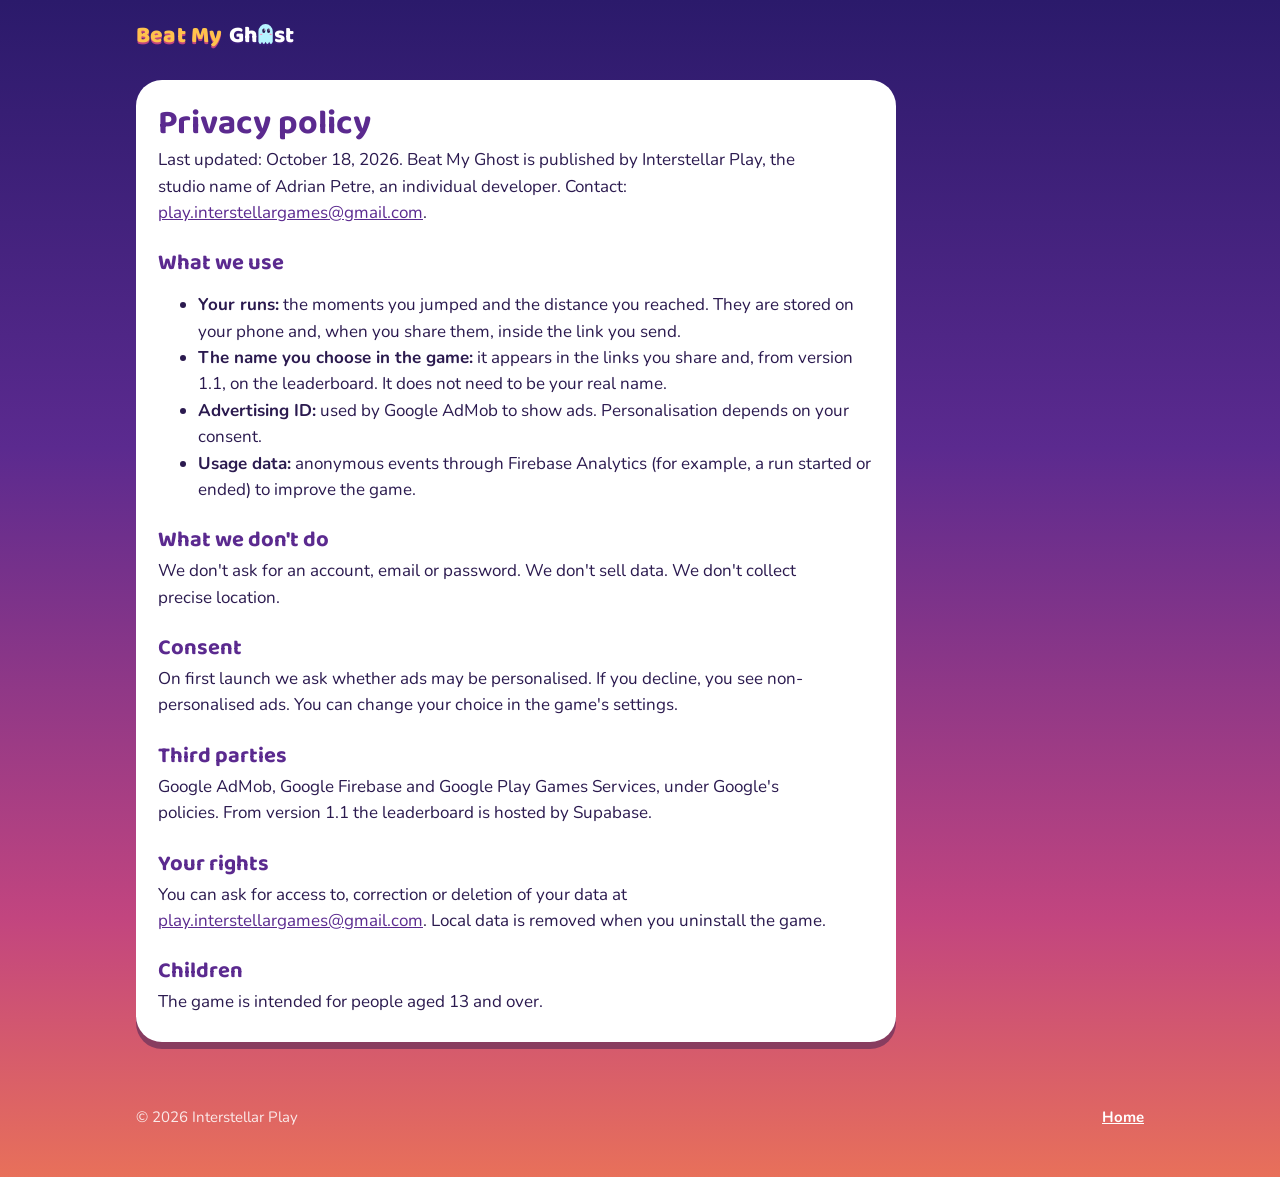
<file: privacy.html>
<!doctype html>
<html lang="en">
<head>
<meta charset="utf-8"><meta name="viewport" content="width=device-width, initial-scale=1, viewport-fit=cover">
<title>Privacy policy · Beat My Ghost</title>
<link rel="icon" href="favicon.svg" type="image/svg+xml">
<link rel="preconnect" href="https://fonts.googleapis.com">
<link rel="preconnect" href="https://fonts.gstatic.com" crossorigin>
<link rel="stylesheet" href="https://fonts.googleapis.com/css2?family=Baloo+2:wght@600;800&family=Nunito:wght@600;700;800&display=swap">
<link rel="stylesheet" href="style.css?v=3">
</head>
<body><div class="wrap">
  <header class="top">
    <a class="brand" href="./" aria-label="Beat My Ghost home">
      <b class="wordmark"><span class="beat">Beat My</span> Gh<svg class="boo-o" viewBox="-11 -33 22 31" aria-hidden="true"><path fill="#b6f4ff" d="M-10.5 -6 L-10.5 -21 A10.5 11 0 0 1 10.5 -21 L10.5 -6 Q7.9 0.4 5.25 -6 Q2.6 0.4 0 -6 Q-2.6 0.4 -5.25 -6 Q-7.9 0.4 -10.5 -6 Z"/><ellipse cx="-2.6" cy="-22" rx="2.3" ry="3.3" fill="#2b1a4f"/><ellipse cx="4.4" cy="-22" rx="2.3" ry="3.3" fill="#2b1a4f"/><circle cx="-1.8" cy="-23.3" r="0.8" fill="#fff"/><circle cx="5.2" cy="-23.3" r="0.8" fill="#fff"/><ellipse cx="-6.4" cy="-16.8" rx="1.8" ry="1" fill="#ff8ab5"/><ellipse cx="7.4" cy="-16.8" rx="1.8" ry="1" fill="#ff8ab5"/></svg>st</b>
    </a>
  </header>
<main class="card doc">
  <!-- Review the date before publishing. -->
  <h1>Privacy policy</h1>
  <p>Last updated: October 18, 2026. Beat My Ghost is published by Interstellar Play, the studio name of Adrian Petre, an individual developer. Contact: <a href="mailto:play.interstellargames@gmail.com">play.interstellargames@gmail.com</a>.</p>
  <h2>What we use</h2>
  <ul>
    <li><strong>Your runs:</strong> the moments you jumped and the distance you reached. They are stored on your phone and, when you share them, inside the link you send.</li>
    <li><strong>The name you choose in the game:</strong> it appears in the links you share and, from version 1.1, on the leaderboard. It does not need to be your real name.</li>
    <li><strong>Advertising ID:</strong> used by Google AdMob to show ads. Personalisation depends on your consent.</li>
    <li><strong>Usage data:</strong> anonymous events through Firebase Analytics (for example, a run started or ended) to improve the game.</li>
  </ul>
  <h2>What we don't do</h2>
  <p>We don't ask for an account, email or password. We don't sell data. We don't collect precise location.</p>
  <h2>Consent</h2>
  <p>On first launch we ask whether ads may be personalised. If you decline, you see non-personalised ads. You can change your choice in the game's settings.</p>
  <h2>Third parties</h2>
  <p>Google AdMob, Google Firebase and Google Play Games Services, under Google's policies. From version 1.1 the leaderboard is hosted by Supabase.</p>
  <h2>Your rights</h2>
  <p>You can ask for access to, correction or deletion of your data at <a href="mailto:play.interstellargames@gmail.com">play.interstellargames@gmail.com</a>. Local data is removed when you uninstall the game.</p>
  <h2>Children</h2>
  <p>The game is intended for people aged 13 and over.</p>
</main>
  <footer><div class="row"><span>© 2026 Interstellar Play</span><nav aria-label="Footer"><a href="./">Home</a></nav></div></footer>
</div></body>
</html>
</file>
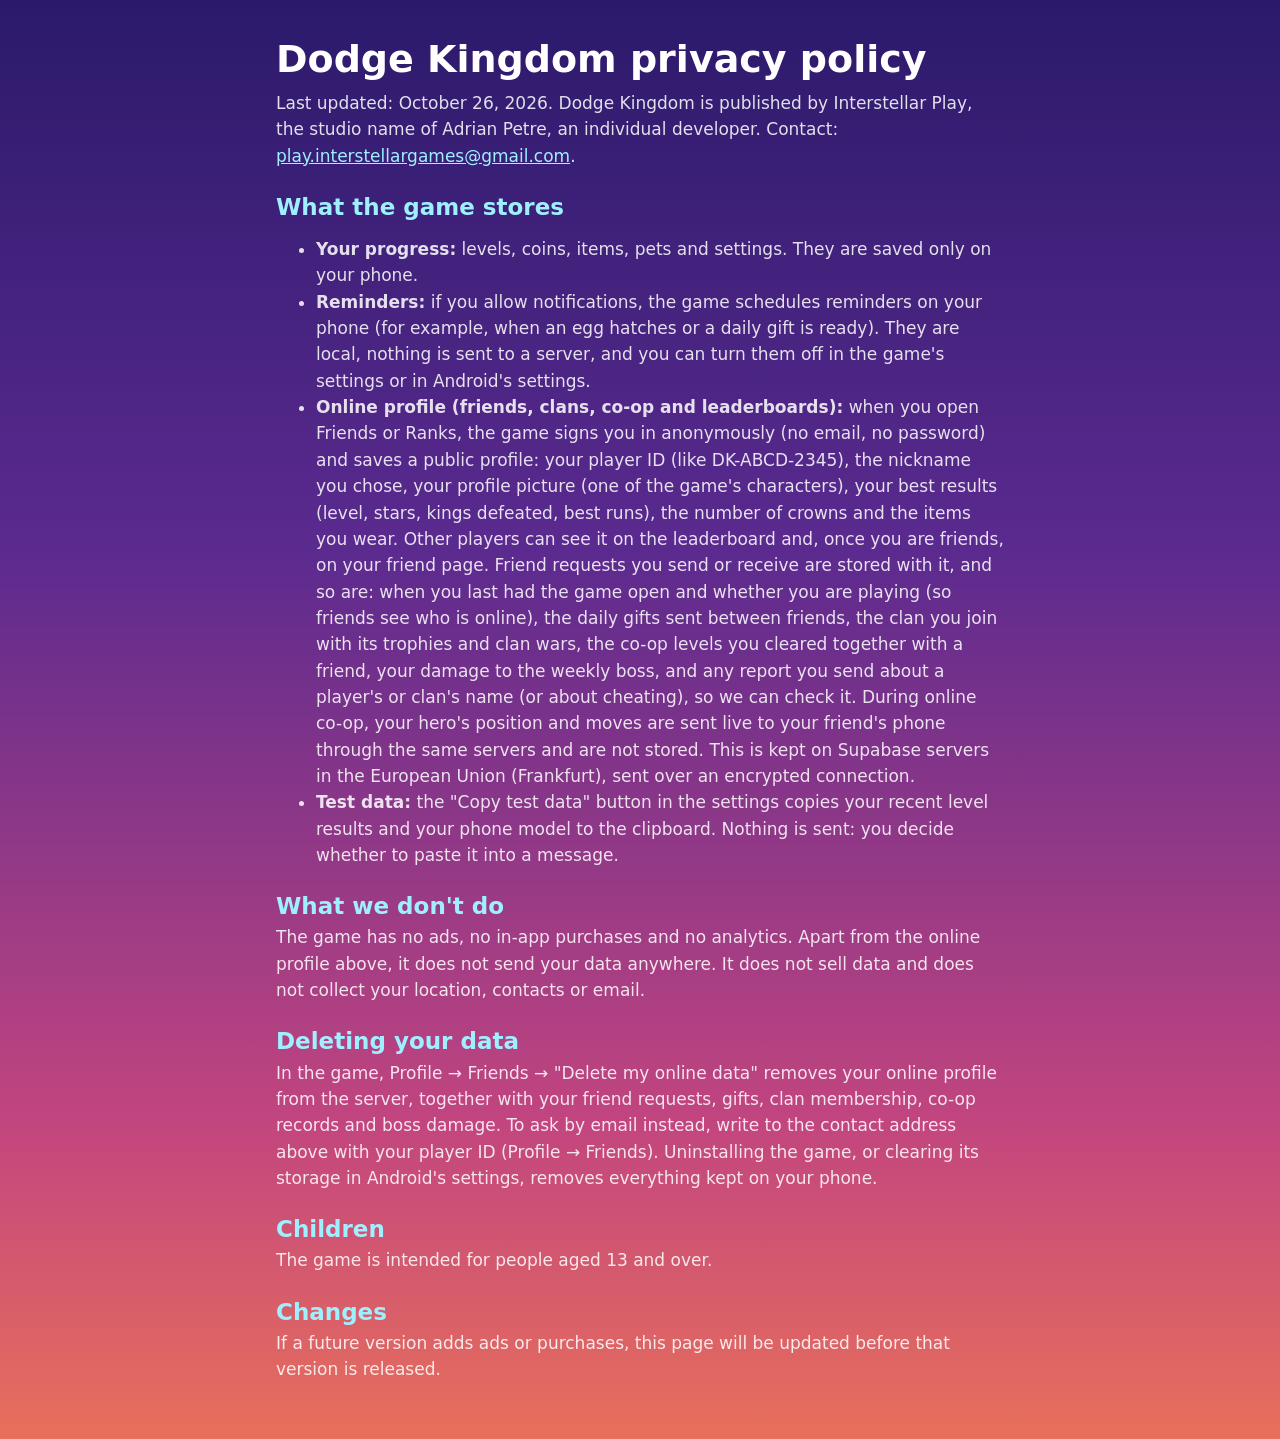
<file: dodge-kingdom/privacy.html>
<!doctype html>
<html lang="en">
<head>
<meta charset="utf-8"><meta name="viewport" content="width=device-width, initial-scale=1">
<title>Dodge Kingdom privacy policy</title>
<link rel="stylesheet" href="../style.css">
</head>
<body><main>
  <!-- Goes to interstellarplay.github.io/dodge-kingdom/privacy.html. Update it when ads or purchases are added. -->
  <h1>Dodge Kingdom privacy policy</h1>
  <p>Last updated: October 26, 2026. Dodge Kingdom is published by Interstellar Play, the studio name of Adrian Petre, an individual developer. Contact: <a href="mailto:play.interstellargames@gmail.com">play.interstellargames@gmail.com</a>.</p>
  <h2>What the game stores</h2>
  <ul>
    <li><strong>Your progress:</strong> levels, coins, items, pets and settings. They are saved only on your phone.</li>
    <li><strong>Reminders:</strong> if you allow notifications, the game schedules reminders on your phone (for example, when an egg hatches or a daily gift is ready). They are local, nothing is sent to a server, and you can turn them off in the game's settings or in Android's settings.</li>
    <li><strong>Online profile (friends, clans, co-op and leaderboards):</strong> when you open Friends or Ranks, the game signs you in anonymously (no email, no password) and saves a public profile: your player ID (like DK-ABCD-2345), the nickname you chose, your profile picture (one of the game's characters), your best results (level, stars, kings defeated, best runs), the number of crowns and the items you wear. Other players can see it on the leaderboard and, once you are friends, on your friend page. Friend requests you send or receive are stored with it, and so are: when you last had the game open and whether you are playing (so friends see who is online), the daily gifts sent between friends, the clan you join with its trophies and clan wars, the co-op levels you cleared together with a friend, your damage to the weekly boss, and any report you send about a player's or clan's name (or about cheating), so we can check it. During online co-op, your hero's position and moves are sent live to your friend's phone through the same servers and are not stored. This is kept on Supabase servers in the European Union (Frankfurt), sent over an encrypted connection.</li>
    <li><strong>Test data:</strong> the "Copy test data" button in the settings copies your recent level results and your phone model to the clipboard. Nothing is sent: you decide whether to paste it into a message.</li>
  </ul>
  <h2>What we don't do</h2>
  <p>The game has no ads, no in-app purchases and no analytics. Apart from the online profile above, it does not send your data anywhere. It does not sell data and does not collect your location, contacts or email.</p>
  <h2 id="delete">Deleting your data</h2>
  <p>In the game, Profile &rarr; Friends &rarr; "Delete my online data" removes your online profile from the server, together with your friend requests, gifts, clan membership, co-op records and boss damage. To ask by email instead, write to the contact address above with your player ID (Profile &rarr; Friends). Uninstalling the game, or clearing its storage in Android's settings, removes everything kept on your phone. </p>
  <h2>Children</h2>
  <p>The game is intended for people aged 13 and over.</p>
  <h2>Changes</h2>
  <p>If a future version adds ads or purchases, this page will be updated before that version is released.</p>
</main></body>
</html>
</file>
<file: style.css>
/* Interstellar Play site: the game's B2 look (night-to-sunset sky, white cards
   with a darker lip, gold buttons). One deliberate look, the same in light and
   dark mode, so every colour is set explicitly. */
:root {
  --sky-1: #2b1a6b;
  --sky-2: #5b2a8f;
  --sky-3: #c2457f;
  --sky-4: #ff9f43;
  --ink: #2b1a4f;
  --ink-soft: #6b5d8f;
  --card: #ffffff;
  --card-soft: #f3eefc;
  --lip: rgba(43, 26, 79, 0.45);
  --gold: #ffc24d;
  --gold-lip: #c26a1d;
  --ghost: #9ff0ff;
  --runner: #ff9f43;
  --white: #ffffff;
  --text-on-sky: rgba(255, 255, 255, 0.86);
  --display: "Baloo 2", "Trebuchet MS", system-ui, sans-serif;
  --body: "Nunito", "Segoe UI", system-ui, sans-serif;
  color-scheme: dark;
}
* { box-sizing: border-box; }
html { background: var(--sky-1); }
body {
  margin: 0;
  font-family: var(--body);
  font-size: 17px;
  line-height: 1.55;
  color: var(--white);
  background: linear-gradient(180deg, var(--sky-1) 0%, var(--sky-2) 38%, var(--sky-3) 78%, #e8705a 100%);
  min-height: 100%;
}
.wrap {
  max-width: 1040px;
  margin: 0 auto;
  padding-left: max(16px, env(safe-area-inset-left, 0px));
  padding-right: max(16px, env(safe-area-inset-right, 0px));
}
h1, h2, h3 { font-family: var(--display); line-height: 1.05; margin: 0; text-wrap: balance; }
p { margin: 0; }
a { color: var(--ghost); }
a:focus-visible, button:focus-visible { outline: 3px solid var(--gold); outline-offset: 3px; }

/* Top bar */
.top { display: flex; align-items: center; justify-content: space-between; gap: 12px; padding-block: 18px; }
.brand { display: flex; align-items: center; gap: 10px; text-decoration: none; color: var(--white); }
.brand > svg { width: 34px; height: 34px; flex: none; }
.brand b { font-family: var(--display); font-size: 23px; font-weight: 800; letter-spacing: 0.01em; }
/* The logo: "Beat My" in gold, Boo standing in for the "o" of "Ghost". */
.wordmark { display: inline-flex; align-items: baseline; white-space: nowrap; text-shadow: 0 2px 0 #3a1d7a; }
.wordmark .beat { color: var(--gold); text-shadow: 0 2px 0 #c2457f; margin-right: 0.28em; }
.wordmark .boo-o { width: 0.66em; height: 0.92em; margin: 0 0.02em; align-self: baseline; transform: translateY(0.1em); filter: drop-shadow(0 2px 0 #3a1d7a); }
.top nav { display: flex; gap: 18px; font-weight: 800; font-size: 15px; }
.top nav a { color: var(--text-on-sky); text-decoration: none; }
.top nav a:hover { color: var(--white); }

/* Buttons */
.btn {
  display: inline-flex; align-items: center; justify-content: center; gap: 10px;
  min-height: 58px; padding: 0 26px; border-radius: 20px; border: none;
  font-family: var(--display); font-weight: 800; font-size: 21px; text-decoration: none; cursor: pointer;
  background: var(--gold); color: #3b1f6e; box-shadow: 0 6px 0 var(--gold-lip);
  transition: transform 0.08s ease, box-shadow 0.08s ease;
}
.btn:active { transform: translateY(5px); box-shadow: 0 1px 0 var(--gold-lip); }
.btn.white { background: var(--white); color: var(--sky-2); box-shadow: 0 6px 0 rgba(0, 0, 0, 0.25); }
.btn.white:active { box-shadow: 0 1px 0 rgba(0, 0, 0, 0.25); }
.btn.soon { background: rgba(255, 255, 255, 0.16); color: var(--white); box-shadow: none; cursor: default; }
.btn svg { width: 22px; height: 22px; flex: none; }
.card .btn.soon { background: var(--card-soft); color: var(--sky-2); }
.card .btn.soon svg path { fill: var(--sky-2); }

/* Cards */
.card { background: var(--card); color: var(--ink); border-radius: 26px; box-shadow: 0 7px 0 var(--lip); }
.chip {
  display: inline-block; padding: 3px 12px; border-radius: 999px; font-weight: 800; font-size: 13px;
  background: rgba(255, 255, 255, 0.18); color: var(--white); letter-spacing: 0.02em;
}

/* Footer */
footer { padding-block: 40px 48px; color: var(--text-on-sky); font-size: 15px; }
footer .row { display: flex; flex-wrap: wrap; gap: 10px 22px; align-items: center; justify-content: space-between; }
footer nav { display: flex; flex-wrap: wrap; gap: 8px 18px; }
footer a { color: var(--white); font-weight: 700; }

/* Long text pages (privacy) */
.doc { padding: 26px 22px; margin-block: 8px 24px; max-width: 760px; }
.doc h1 { font-size: 34px; color: var(--sky-2); margin-bottom: 6px; }
.doc h2 { font-size: 22px; color: var(--sky-2); margin: 26px 0 6px; }
.doc p, .doc li { color: var(--ink); max-width: 68ch; }
.doc p + p { margin-top: 10px; }
.doc a { color: var(--sky-2); }

@media (max-width: 560px) {
  body { font-size: 16px; }
  .top nav { display: none; }
  .btn { width: 100%; font-size: 18px; padding: 0 16px; min-height: 54px; }
}
@media (prefers-reduced-motion: reduce) {
  .btn { transition: none; }
}

/* Plain pages that are just <body><main> (Dodge Kingdom's privacy policy). */
body > main:not(.page) {
  max-width: 760px; margin: 0 auto; padding-block: 40px 56px;
  padding-left: max(16px, env(safe-area-inset-left, 0px)); padding-right: max(16px, env(safe-area-inset-right, 0px));
}
body > main:not(.page) h1 { font-size: 38px; margin-bottom: 10px; }
body > main:not(.page) h2 { font-size: 23px; margin: 26px 0 6px; color: var(--ghost); }
body > main:not(.page) p, body > main:not(.page) li { color: var(--text-on-sky); max-width: 68ch; }
body > main:not(.page) p + p { margin-top: 10px; }
</file>
